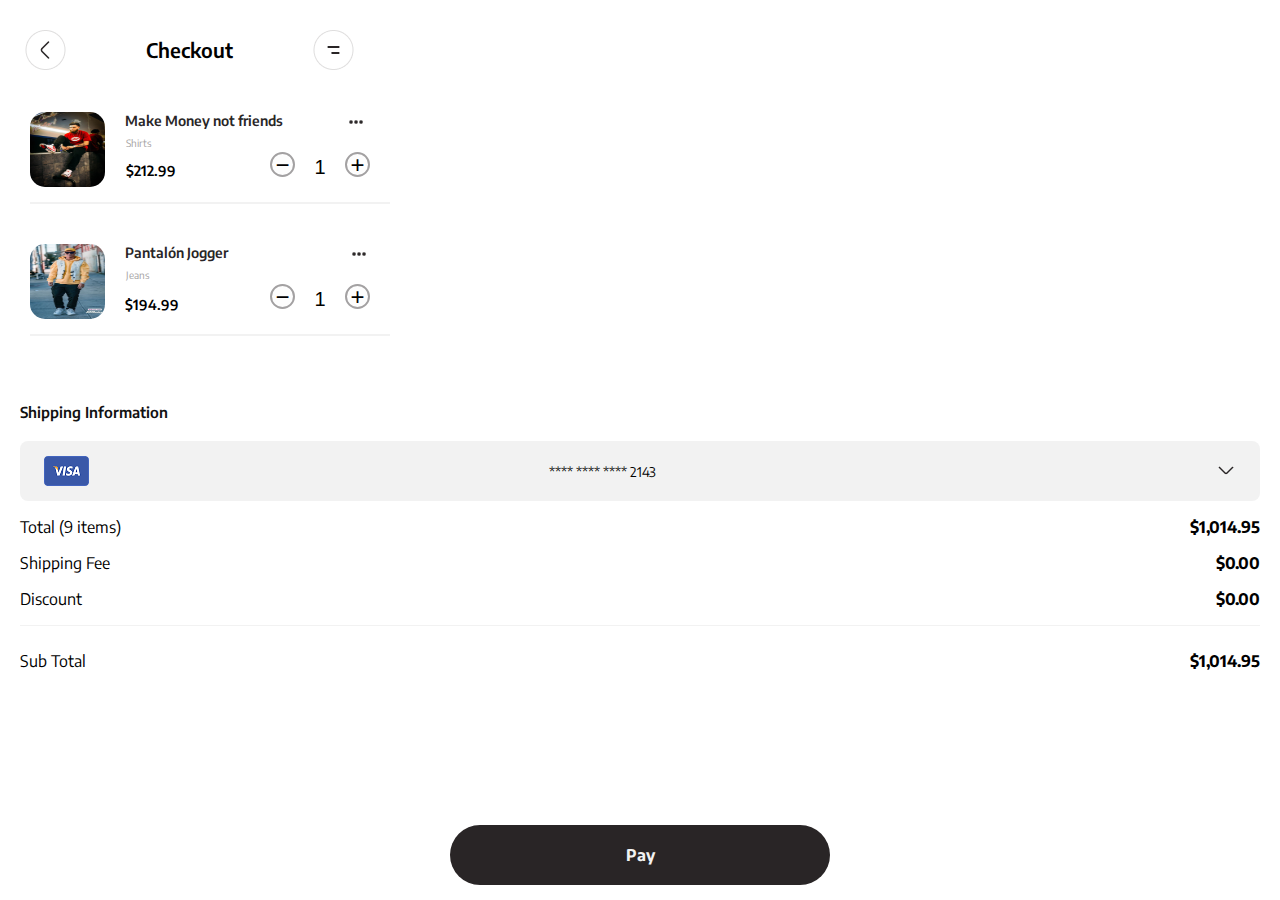
<file: src/views/chekout.html>
<!DOCTYPE html>
<html lang="en">

<head>
    <meta charset="UTF-8">
    <meta name="viewport" content="width=device-width, initial-scale=1.0">
    <link rel="icon" type="image/x-icon" href="../storage/img/productos/ai-generated-8288697_640.webp">
    <title>Document</title>
    <link rel="stylesheet" href="../css/chekout.css">
</head>

<body>
    <header>
        <a href="javascript:history.back()">
            <img src="../storage/img/Checkut/Back.png" alt="back">
        </a>
        <h1>Checkout</h1>
        <a href="../views/home.html">
            <img src="../storage/img/Checkut/Menu.png" alt="menu">
        </a>
    </header>
    <main>
        <div class="product-item">
            <img class="product-image" src="../storage/img/b7e055878b9cf761295d893465258035.jpg" alt="product">
            <p class="product-category">Make Money not friends</p>
            <p class="product-name">Shirts</p>
            <p class="product-price">$212.99</p>
            <img class="points-icon" src="../storage/img/Checkut/puntitos.png" alt="points">
        </div>
        <div class="quantity-control">
            <button class="quantity-btn">−</button>
            <input type="number" value="1" min="0" class="quantity-input">
            <button class="quantity-btn">+</button>
        </div>
        <hr class="divider-line">
        <div class="product-item">
            <img class="product-image" src="../storage/img/dc2e9db4624b85f9f9fe091703ede5d4.jpg" alt="product">
            <p class="product-category">Pantalón Jogger</p>
            <p class="product-name2">Jeans</p>
            <p class="product-price2">$194.99</p>
            <img class="points-icon" src="../storage/img/Checkut/puntitos.png" alt="points">
        </div>
        <div class="quantity-control">
            <button class="quantity-btn">−</button>
            <input type="number" value="1" min="0" class="quantity-input">
            <button class="quantity-btn">+</button>
        </div>
        <hr class="divider-line">
    </main>

    <main class="main-content">
        <div class="content-wrapper">
        </div>

        <section class="shipping-info">
            <h1 class="section-title">Shipping Information</h1>

            <section class="payment-section">
                <button class="payment-btn">
                    <img src="../storage/img/Checkut/visa.png" alt="Credit Card">
                    <div class="payment-card-info">
                        <span>**** **** **** 2143</span>
                    </div>
                    <label class="dropdown-checkbox">
                        <img src="../storage/img/Checkut/flechaabajo.png">
                        <span class="checkmark"></span>
                    </label>
                </button>

                <div class="order-summary">
                    <span>Total (9 items)</span>
                    <span>$1,014.95</span>
                </div>

                <div class="order-summary">
                    <span>Shipping Fee</span>
                    <span>$0.00</span>
                </div>

                <div class="order-summary">
                    <span>Discount</span>
                    <span>$0.00</span>
                </div>

                <div class="divider"></div>

                <div class="order-total">
                    <span>Sub Total</span>
                    <span>$1,014.95</span>
                </div>
            </section>
        </section>
    </main>

    <footer class="footer-section">
        <a href="../views/home.html" class="pay-button">Pay</a>
    </footer>

</body>

</html>
</file>
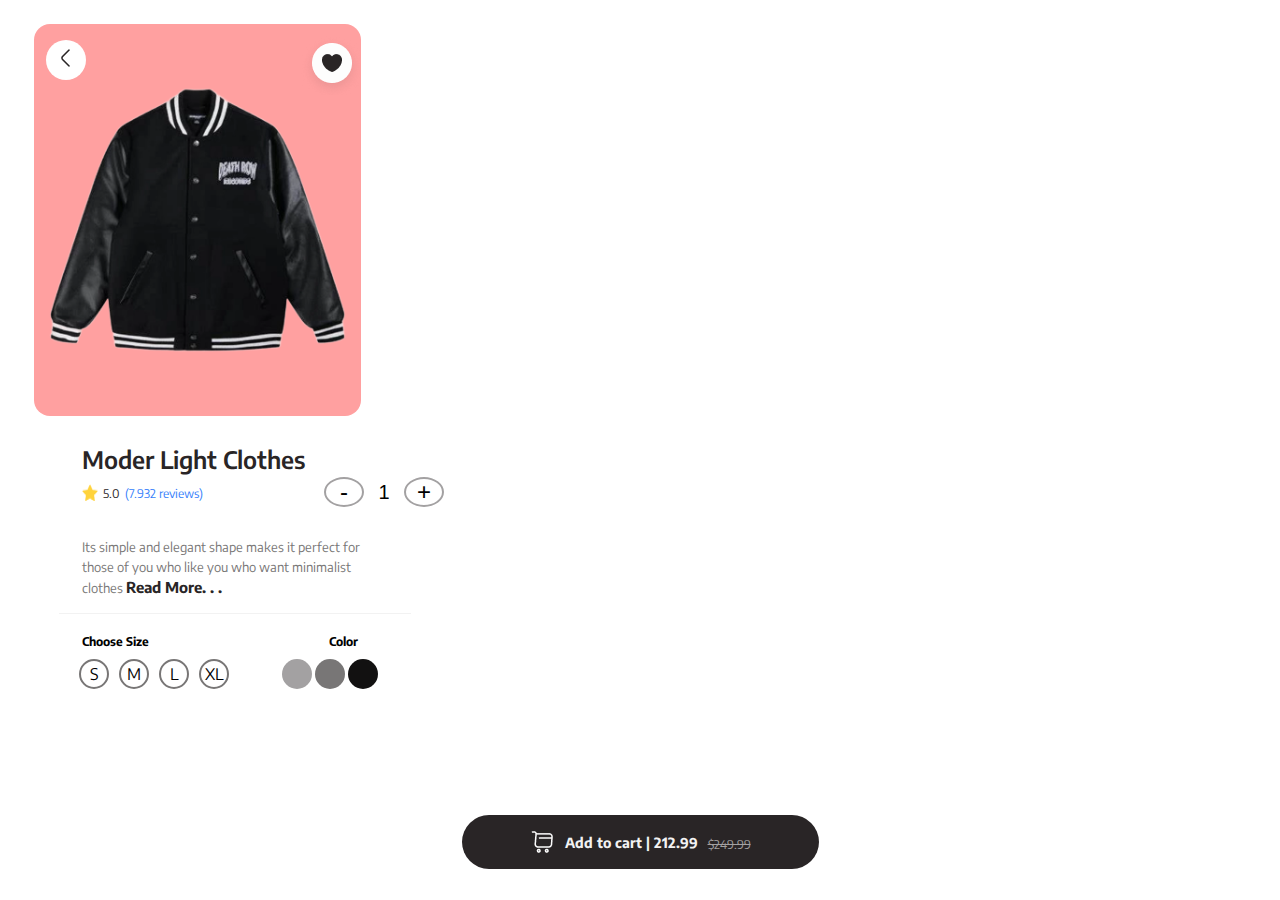
<file: src/views/detail.html>
<!DOCTYPE html>
<html lang="en">

<head>
    <meta charset="UTF-8">
    <meta name="viewport" content="width=device-width, initial-scale=1.0">
    <title>Varsity Jacket</title>
    <link rel="icon" type="image/x-icon" href="../storage/img/productos/ai-generated-8288697_640.webp">
    <link rel="stylesheet" href="../css/detail.css">
</head>

<body>
    <header>
        <div clsss="header__splash">
            <div class="imgen"><img src="../storage/img/productos/snopnegra.png"></div>
            <div class="atras">
                <a href="../views/home.html">
                    <img src="../storage/img/productos/atras.png">
                </a>
            </div>
            <input class="heart1" type="checkbox">
        </div>
    </header>
    <main>
        <h1>Moder Light Clothes</h1>
        <div class="categoria">
            <img class="star" src="../storage/img/estrellita.png" alt="star">
            <p class="numero">5.0</p>
            <p class="parectecis">(7.932 reviews)</p>
        </div>
        <div class="elimput-contador">
            <button class="button">-</button>
            <input type="number" value="1" min="0" class="count">
            <button class="button">+</button>
        </div>
        <div class="Information">
            <p>Its simple and elegant shape makes it perfect for <br>
                those of you who like you who want minimalist <br>
                clothes <span>Read More. . .</span></p>
        </div>
        <hr class="line">
        <div class="Options">
            <p>Choose Size</p>
            <p>Color</p>
        </div>
        <div class="size-container">
<input type="radio" id="size-s" name="size" class="size-input">
            <label for="size-s" class="size-label">S</label>
            <input type="radio" id="size-m" name="size" class="size-input">
            <label for="size-m" class="size-label">M</label>
            <input type="radio" id="size-l" name="size" class="size-input">
            <label for="size-l" class="size-label">L</label>
            <input type="radio" id="size-xl" name="size" class="size-input">
            <label for="size-xl" class="size-label">XL</label>
        </div>
        <div class="color-container">
            <input type="radio" id="color1" name="color" class="color-input">
            <label for="color1" class="color-label color-gray"></label>
            <input type="radio" id="color2" name="color" class="color-input">
            <label for="color2" class="color-label color-darkgray"></label>
            <input type="radio" id="color3" name="color" class="color-input">
            <label for="color3" class="color-label color-black"></label>
        </div>
    </main>
    <footer>
        <section class="total-price">
            <a href="../views/chekout.html">
                <img src="../storage/img/productos/carrito.png"> Add to cart | 212.99 <samp>$249.99</samp>
            </a>
        </section>
    </footer>
</body>

</html>
</file>
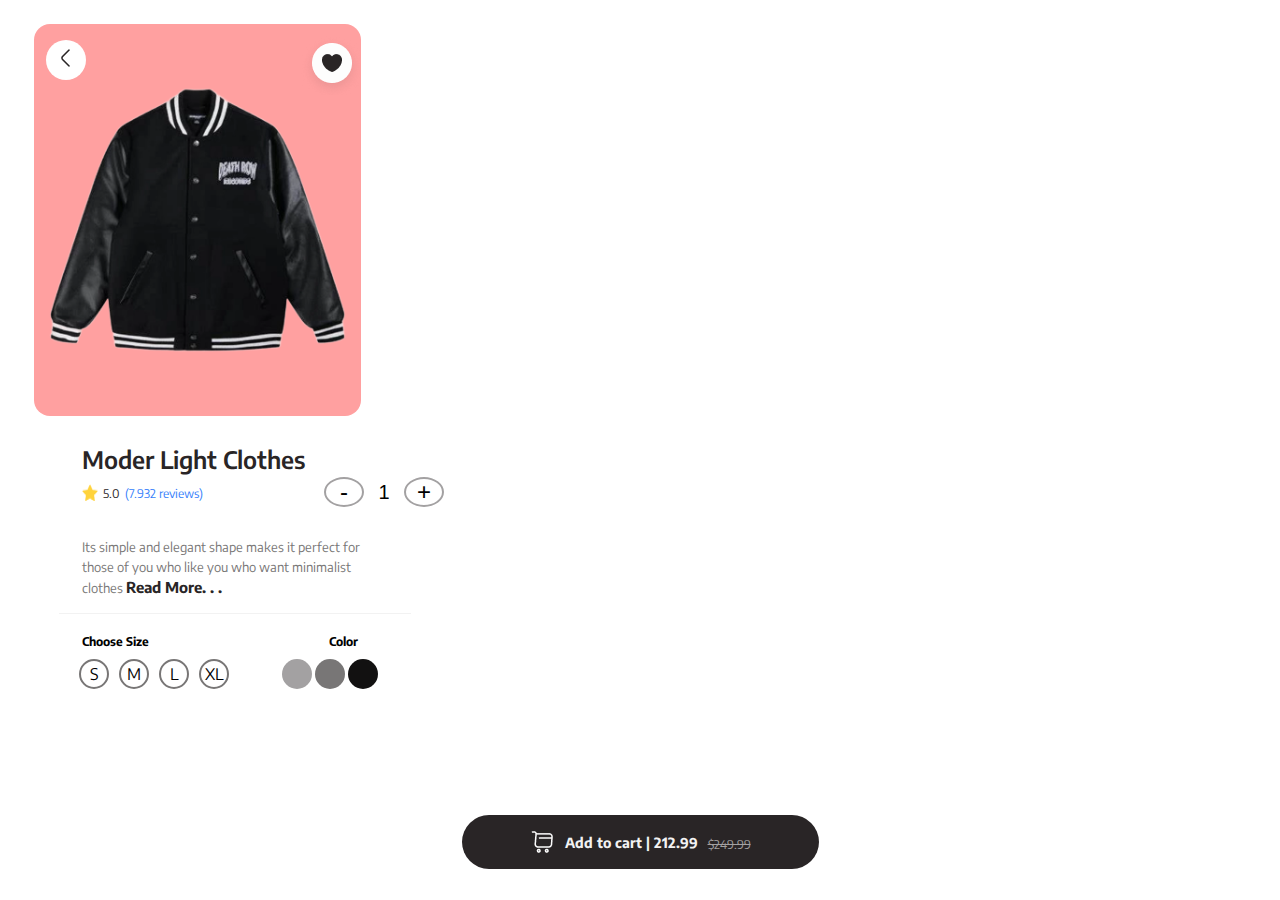
<file: src/views/prodecto1.html>
<!DOCTYPE html>
<html lang="en">

<head>
    <meta charset="UTF-8">
    <meta name="viewport" content="width=device-width, initial-scale=1.0">
    <title>Varsity Jacket</title>
    <link rel="icon" type="image/x-icon" href="../storage/img/productos/ai-generated-8288697_640.webp">
    <link rel="stylesheet" href="../css/producto1.css">
</head>

<body>
    <header>
        <div clsss="header__splash">
            <div class="imgen"><img src="../storage/img/productos/snopnegra.png"></div>
            <div class="atras">
                <a href="../views/home.html">
                    <img src="../storage/img/productos/atras.png">
                </a>
            </div>
            <input class="heart1" type="checkbox">
        </div>
    </header>
    <main>
        <h1>Moder Light Clothes</h1>
        <div class="categoria">
            <img class="star" src="../storage/img/estrellita.png" alt="star">
            <p class="numero">5.0</p>
            <p class="parectecis">(7.932 reviews)</p>
        </div>
        <div class="elimput-contador">
            <button class="button">-</button>
            <input type="number" value="1" min="0" class="count">
            <button class="button">+</button>
        </div>
        <div class="Information">
            <p>Its simple and elegant shape makes it perfect for <br>
                those of you who like you who want minimalist <br>
                clothes <span>Read More. . .</span></p>
        </div>
        <hr class="line">
        <div class="Options">
            <p>Choose Size</p>
            <p>Color</p>
        </div>
        <div class="size-container">
<input type="radio" id="size-s" name="size" class="size-input">
            <label for="size-s" class="size-label">S</label>
            <input type="radio" id="size-m" name="size" class="size-input">
            <label for="size-m" class="size-label">M</label>
            <input type="radio" id="size-l" name="size" class="size-input">
            <label for="size-l" class="size-label">L</label>
            <input type="radio" id="size-xl" name="size" class="size-input">
            <label for="size-xl" class="size-label">XL</label>
        </div>
        <div class="color-container">
            <input type="radio" id="color1" name="color" class="color-input">
            <label for="color1" class="color-label color-gray"></label>
            <input type="radio" id="color2" name="color" class="color-input">
            <label for="color2" class="color-label color-darkgray"></label>
            <input type="radio" id="color3" name="color" class="color-input">
            <label for="color3" class="color-label color-black"></label>
        </div>
    </main>
    <footer>
        <section class="total-price">
            <a href="../views/checkout1.html">
                <img src="../storage/img/productos/carrito.png"> Add to cart | 212.99 <samp>$249.99</samp>
            </a>
        </section>
    </footer>
</body>

</html>
</file>
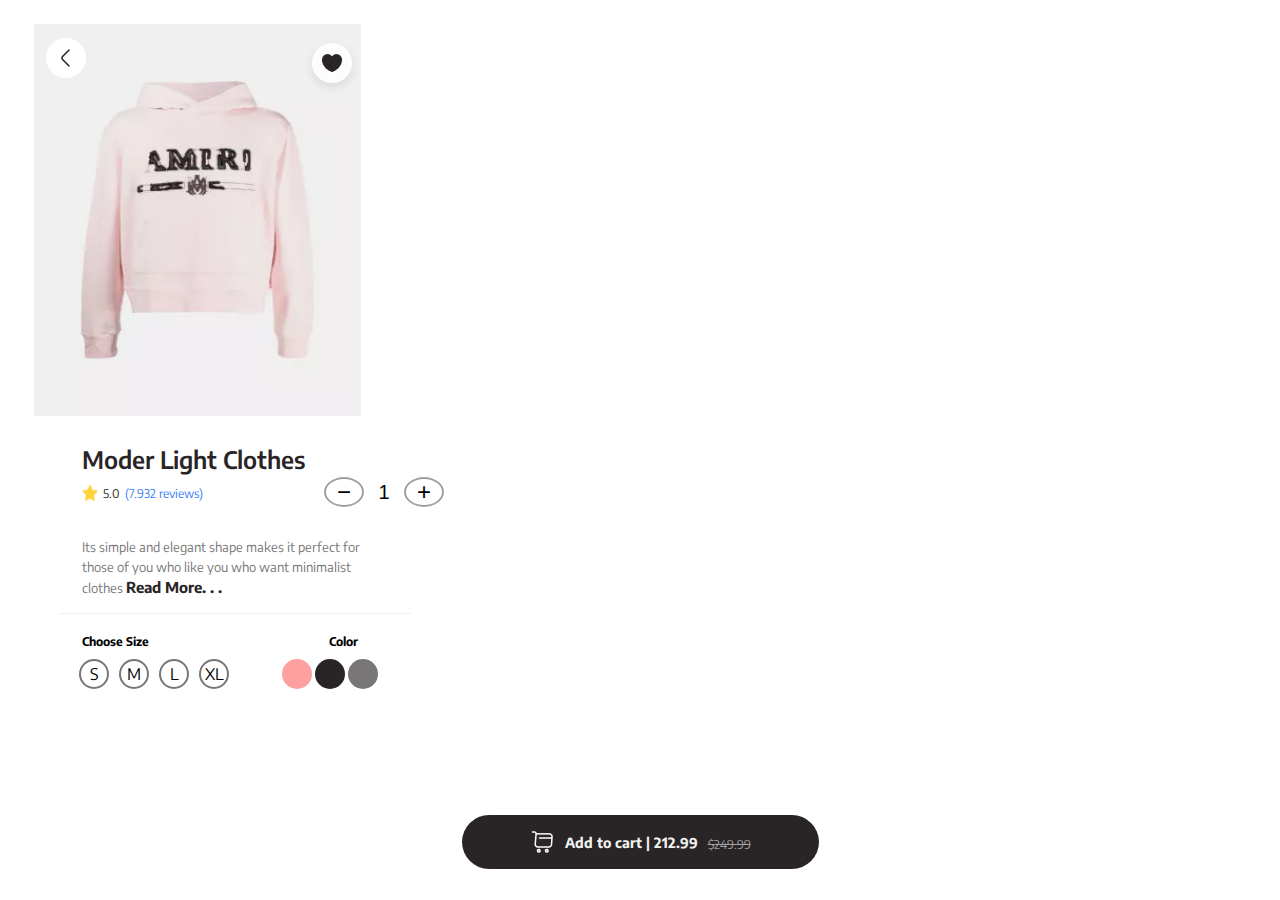
<file: src/views/producto10.html>
<!DOCTYPE html>
<html lang="en">

<head>
    <meta charset="UTF-8">
    <meta name="viewport" content="width=device-width, initial-scale=1.0">
    <title>Amiri pink MA Bar logo-patch Hoodie</title>
    <link rel="icon" type="image/x-icon" href="../storage/img/productos/ai-generated-8288697_640.webp">
    <link rel="stylesheet" href="../css/producto10.css">
</head>

<body>
    <header>
        <div clsss="header__splash">
            <div class="imgen"><img src="../storage/img/productos/amiri.jpg"></div>
            <div class="atras">
                <a href="../views/home.html">
                    <img src="../storage/img/productos/atras.png">
                </a>
            </div>
            <input class="heart1" type="checkbox">
        </div>
    </header>
    <main>
        <h1>Moder Light Clothes</h1>
        <div class="categoria">
            <img class="star" src="../storage/img/estrellita.png" alt="star">
            <p class="numero">5.0</p>
            <p class="parectecis">(7.932 reviews)</p>
        </div>
        <div class="elimput-contador">
            <button class="button">−</button>
            <input type="number" value="1" min="0" class="count">
            <button class="button">+</button>
        </div>
        <div class="Information">
            <p>Its simple and elegant shape makes it perfect for <br>
                those of you who like you who want minimalist <br>
                clothes <span>Read More. . .</span></p>
        </div>
        <hr class="line">
        <div class="Options">
            <p>Choose Size</p>
            <p>Color</p>
        </div>
        <div class="size-container">
<input type="radio" id="size-s" name="size" class="size-input">
            <label for="size-s" class="size-label">S</label>
            <input type="radio" id="size-m" name="size" class="size-input">
            <label for="size-m" class="size-label">M</label>
            <input type="radio" id="size-l" name="size" class="size-input">
            <label for="size-l" class="size-label">L</label>
            <input type="radio" id="size-xl" name="size" class="size-input">
            <label for="size-xl" class="size-label">XL</label>
        </div>
        <div class="color-container">
            <input type="radio" id="color1" name="color" class="color-input">
            <label for="color1" class="color-label color-gray"></label>
            <input type="radio" id="color2" name="color" class="color-input">
            <label for="color2" class="color-label color-darkgray"></label>
            <input type="radio" id="color3" name="color" class="color-input">
            <label for="color3" class="color-label color-black"></label>
        </div>
    </main>
    <footer>
        <section class="total-price">
            <a href="../views/chekout.html">
                <img src="../storage/img/productos/carrito.png"> Add to cart | 212.99 <samp>$249.99</samp>
            </a>
        </section>
    </footer>
</body>

</html>
</file>
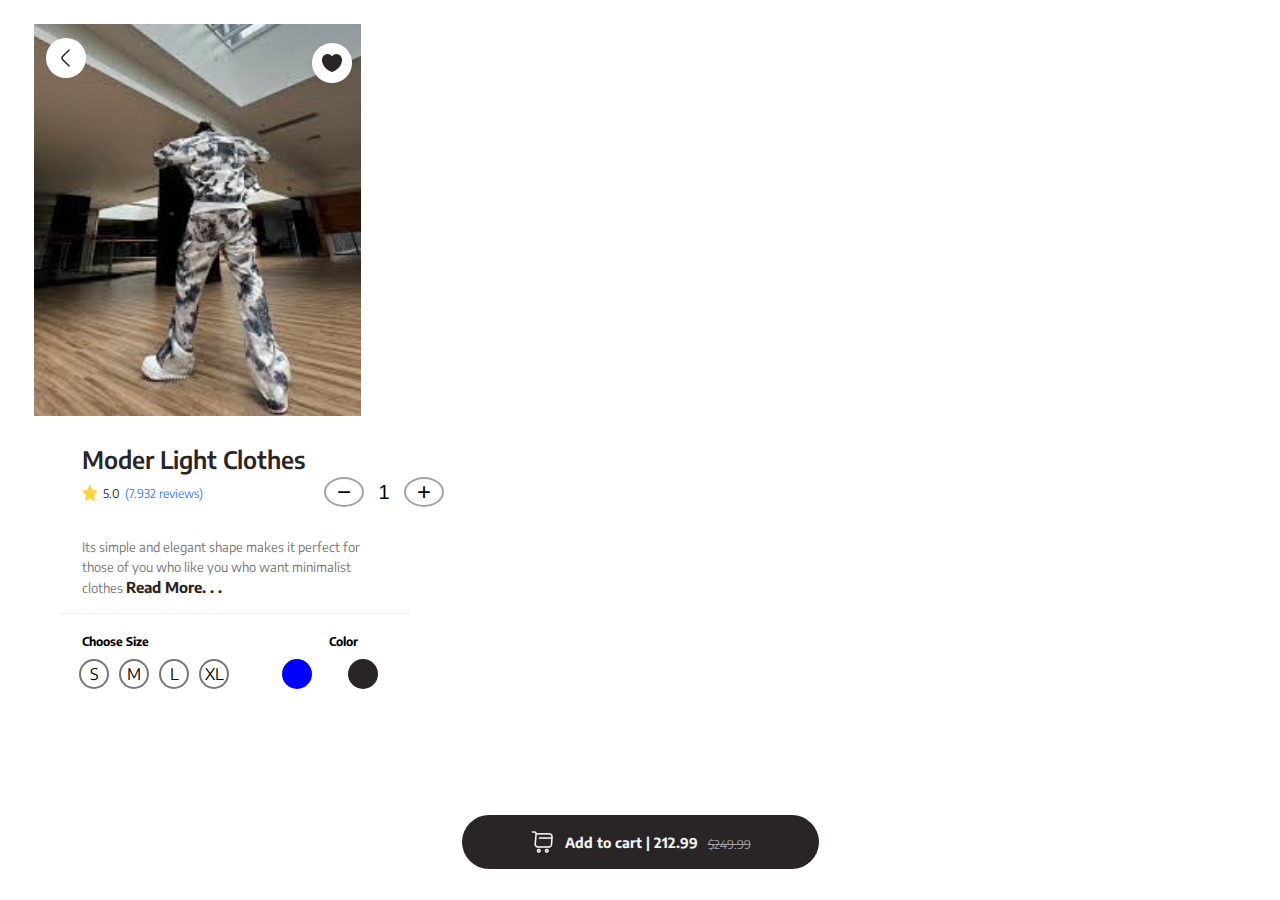
<file: src/views/producto11.html>
<!DOCTYPE html>
<html lang="en">

<head>
    <meta charset="UTF-8">
    <meta name="viewport" content="width=device-width, initial-scale=1.0">
    <title>Palm Angels</title>
    <link rel="icon" type="image/x-icon" href="../storage/img/productos/ai-generated-8288697_640.webp">
    <link rel="stylesheet" href="../css/producto11.css">
</head>

<body>
    <header>
        <div clsss="header__splash">
            <div class="imgen"><img src="../storage/img/productos/pantalon4.webp"></div>
            <div class="atras">
                <a href="../views/home.html">
                    <img src="../storage/img/productos/atras.png">
                </a>
            </div>
            <input class="heart1" type="checkbox">
        </div>
    </header>
    <main>
        <h1>Moder Light Clothes</h1>
        <div class="categoria">
            <img class="star" src="../storage/img/estrellita.png" alt="star">
            <p class="numero">5.0</p>
            <p class="parectecis">(7.932 reviews)</p>
        </div>
        <div class="elimput-contador">
            <button class="button">−</button>
            <input type="number" value="1" min="0" class="count">
            <button class="button">+</button>
        </div>
        <div class="Information">
            <p>Its simple and elegant shape makes it perfect for <br>
                those of you who like you who want minimalist <br>
                clothes <span>Read More. . .</span></p>
        </div>
        <hr class="line">
        <div class="Options">
            <p>Choose Size</p>
            <p>Color</p>
        </div>
        <div class="size-container">
<input type="radio" id="size-s" name="size" class="size-input">
            <label for="size-s" class="size-label">S</label>
            <input type="radio" id="size-m" name="size" class="size-input">
            <label for="size-m" class="size-label">M</label>
            <input type="radio" id="size-l" name="size" class="size-input">
            <label for="size-l" class="size-label">L</label>
            <input type="radio" id="size-xl" name="size" class="size-input">
            <label for="size-xl" class="size-label">XL</label>
        </div>
        <div class="color-container">
            <input type="radio" id="color1" name="color" class="color-input">
            <label for="color1" class="color-label color-gray"></label>
            <input type="radio" id="color2" name="color" class="color-input">
            <label for="color2" class="color-label color-darkgray"></label>
            <input type="radio" id="color3" name="color" class="color-input">
            <label for="color3" class="color-label color-black"></label>
        </div>
    </main>
    <footer>
        <section class="total-price">
            <a href="../views/chekout.html">
                <img src="../storage/img/productos/carrito.png"> Add to cart | 212.99 <samp>$249.99</samp>
            </a>
        </section>
    </footer>
</body>

</html>
</file>
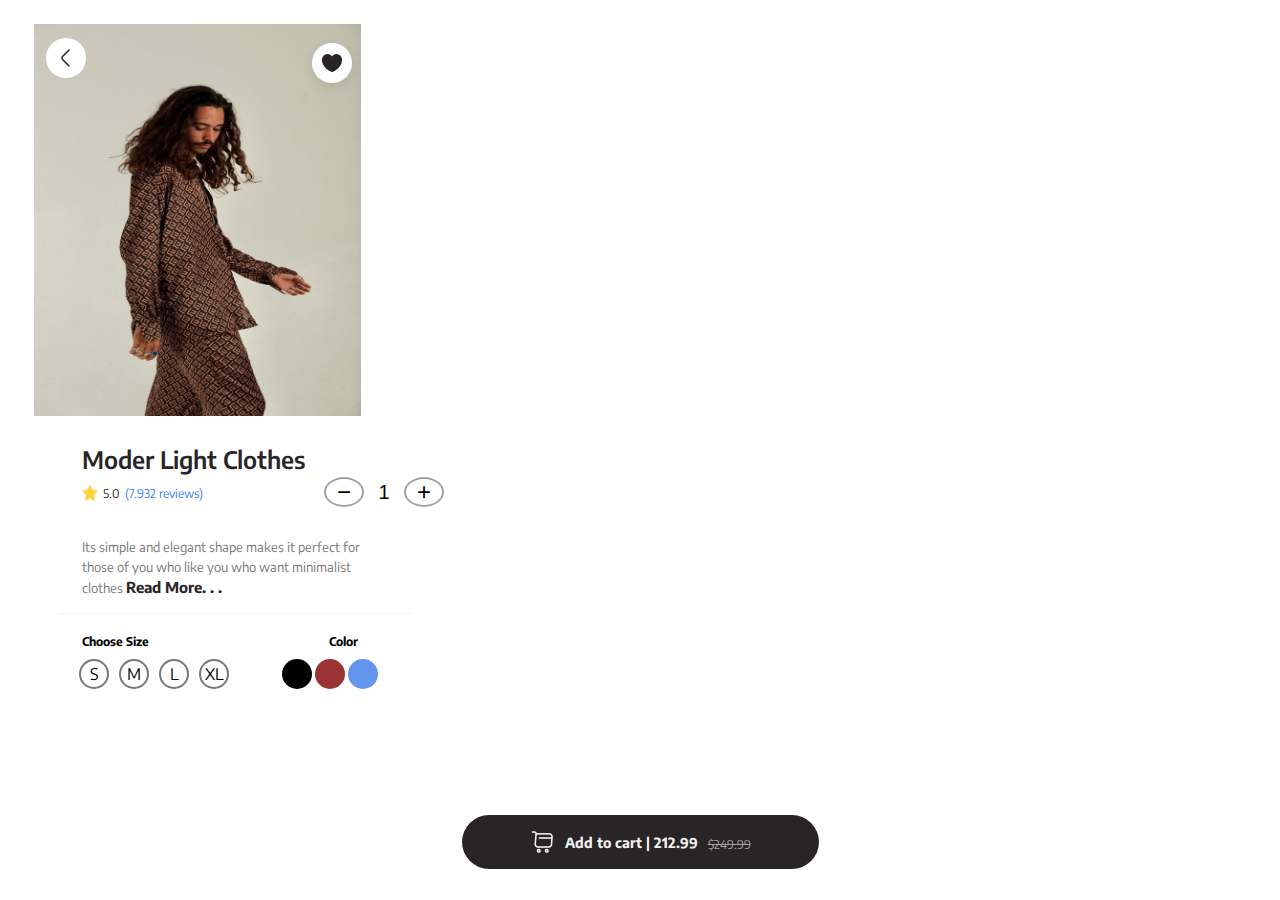
<file: src/views/producto2.html>
<!DOCTYPE html>
<html lang="en">

<head>
    <meta charset="UTF-8">
    <meta name="viewport" content="width=device-width, initial-scale=1.0">
    <title>Brown tracksuit</title>
    <link rel="icon" type="image/x-icon" href="../storage/img/productos/ai-generated-8288697_640.webp">
    <link rel="stylesheet" href="../css/producto2.css">
</head>

<body>
    <header>
        <div clsss="header__splash">
            <div class="imgen"><img src="../storage/img/productos/iman2.jpg"></div>
            <div class="atras">
                <a href="../views/home.html">
                    <img src="../storage/img/productos/atras.png">
                </a>
            </div>
            <input class="heart1" type="checkbox">
        </div>
    </header>
    <main>
        <h1>Moder Light Clothes</h1>
        <div class="categoria">
            <img class="star" src="../storage/img/estrellita.png" alt="star">
            <p class="numero">5.0</p>
            <p class="parectecis">(7.932 reviews)</p>
        </div>
        <div class="elimput-contador">
            <button class="button">−</button>
            <input type="number" value="1" min="0" class="count">
            <button class="button">+</button>
        </div>
        <div class="Information">
            <p>Its simple and elegant shape makes it perfect for <br>
                those of you who like you who want minimalist <br>
                clothes <span>Read More. . .</span></p>
        </div>
        <hr class="line">
        <div class="Options">
            <p>Choose Size</p>
            <p>Color</p>
        </div>
        <div class="size-container">
<input type="radio" id="size-s" name="size" class="size-input">
            <label for="size-s" class="size-label">S</label>
            <input type="radio" id="size-m" name="size" class="size-input">
            <label for="size-m" class="size-label">M</label>
            <input type="radio" id="size-l" name="size" class="size-input">
            <label for="size-l" class="size-label">L</label>
            <input type="radio" id="size-xl" name="size" class="size-input">
            <label for="size-xl" class="size-label">XL</label>
        </div>
        <div class="color-container">
            <input type="radio" id="color1" name="color" class="color-input">
            <label for="color1" class="color-label color-gray"></label>
            <input type="radio" id="color2" name="color" class="color-input">
            <label for="color2" class="color-label color-darkgray"></label>
            <input type="radio" id="color3" name="color" class="color-input">
            <label for="color3" class="color-label color-black"></label>
        </div>
    </main>
    <footer>
        <section class="total-price">
            <a href="../views/chekout.html">
                <img src="../storage/img/productos/carrito.png"> Add to cart | 212.99 <samp>$249.99</samp>
            </a>
        </section>
    </footer>
</body>

</html>
</file>
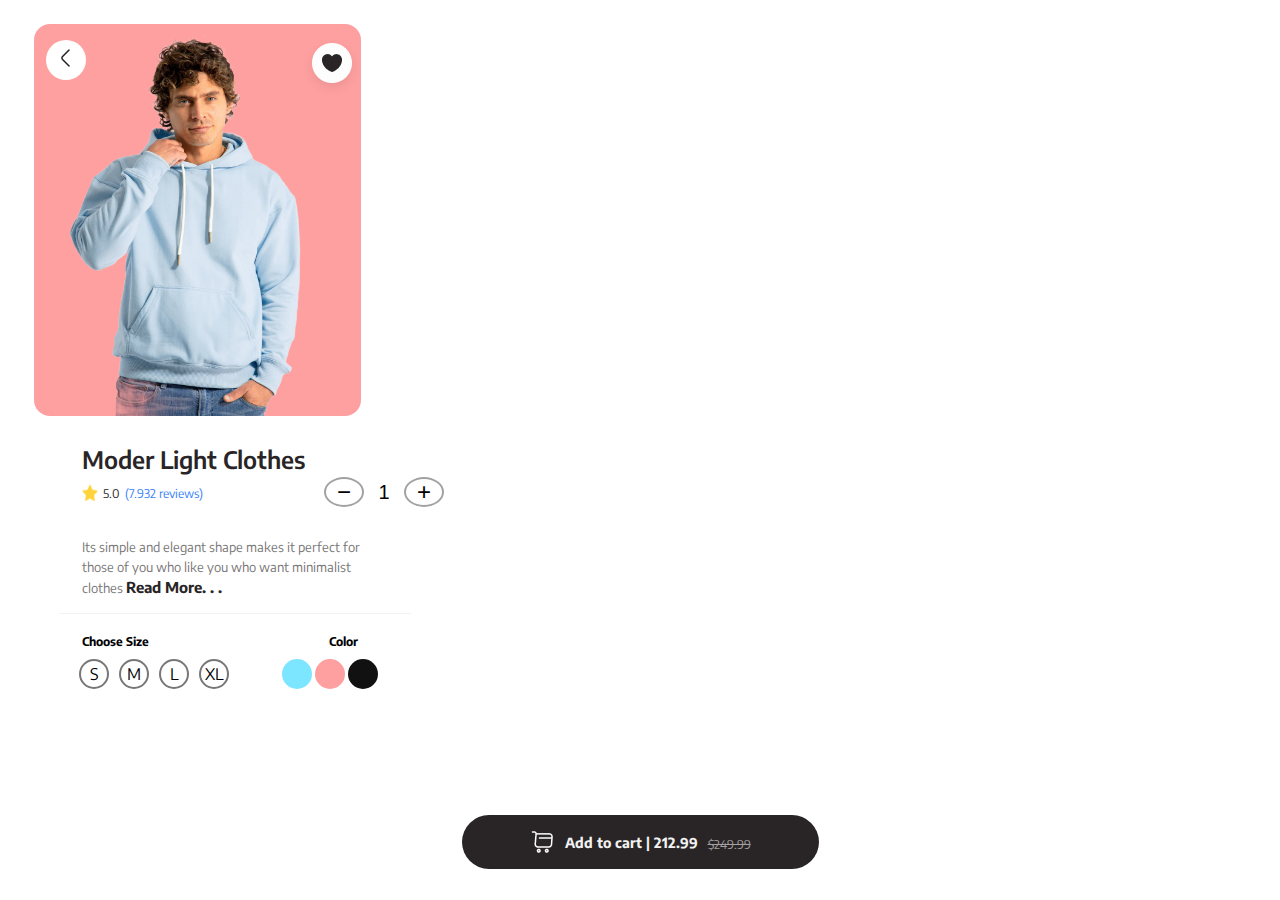
<file: src/views/producto3.html>
<!DOCTYPE html>
<html lang="en">

<head>
    <meta charset="UTF-8">
    <meta name="viewport" content="width=device-width, initial-scale=1.0">
    <title>Azul Sky</title>
    <link rel="icon" type="image/x-icon" href="../storage/img/productos/ai-generated-8288697_640.webp">
    <link rel="stylesheet" href="../css/producto3.css">
</head>

<body>
    <header>
        <div clsss="header__splash">
            <div class="imgen"><img src="../storage/img/productos/buzo jades.png"></div>
            <div class="atras">
                <a href="../views/home.html">
                    <img src="../storage/img/productos/atras.png">
                </a>
            </div>
            <input class="heart1" type="checkbox">
        </div>
    </header>
    <main>
        <h1>Moder Light Clothes</h1>
        <div class="categoria">
            <img class="star" src="../storage/img/estrellita.png" alt="star">
            <p class="numero">5.0</p>
            <p class="parectecis">(7.932 reviews)</p>
        </div>
        <div class="elimput-contador">
            <button class="button">−</button>
            <input type="number" value="1" min="0" class="count">
            <button class="button">+</button>
        </div>
        <div class="Information">
            <p>Its simple and elegant shape makes it perfect for <br>
                those of you who like you who want minimalist <br>
                clothes <span>Read More. . .</span></p>
        </div>
        <hr class="line">
        <div class="Options">
            <p>Choose Size</p>
            <p>Color</p>
        </div>
        <div class="size-container">
<input type="radio" id="size-s" name="size" class="size-input">
            <label for="size-s" class="size-label">S</label>
            <input type="radio" id="size-m" name="size" class="size-input">
            <label for="size-m" class="size-label">M</label>
            <input type="radio" id="size-l" name="size" class="size-input">
            <label for="size-l" class="size-label">L</label>
            <input type="radio" id="size-xl" name="size" class="size-input">
            <label for="size-xl" class="size-label">XL</label>
        </div>
        <div class="color-container">
            <input type="radio" id="color1" name="color" class="color-input">
            <label for="color1" class="color-label color-gray"></label>
            <input type="radio" id="color2" name="color" class="color-input">
            <label for="color2" class="color-label color-darkgray"></label>
            <input type="radio" id="color3" name="color" class="color-input">
            <label for="color3" class="color-label color-black"></label>
        </div>
    </main>
    <footer>
        <section class="total-price">
            <a href="../views/chekout.html">
                <img src="../storage/img/productos/carrito.png"> Add to cart | 212.99 <samp>$249.99</samp>
            </a>
        </section>
    </footer>
</body>

</html>
</file>
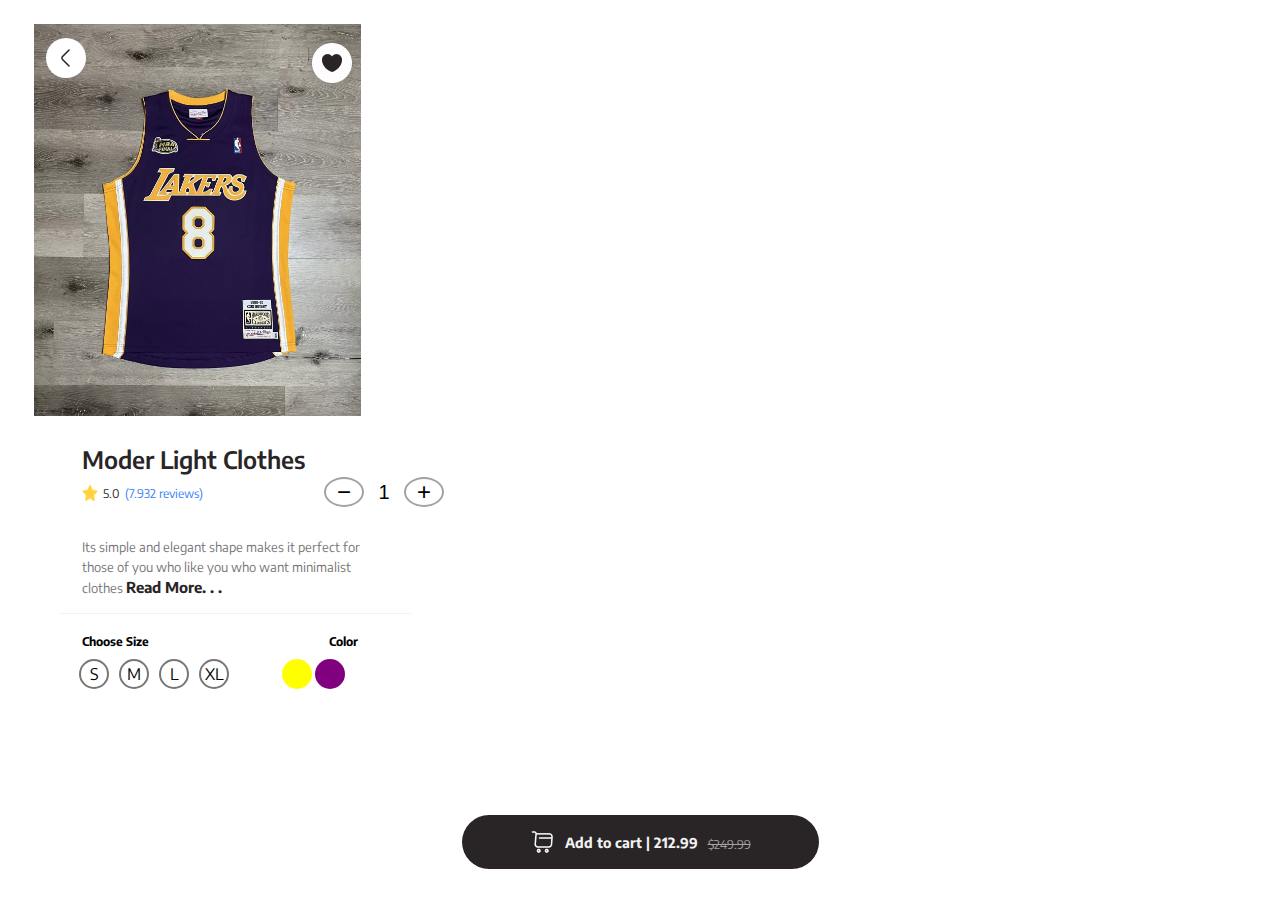
<file: src/views/producto4.html>
<!DOCTYPE html>
<html lang="en">

<head>
    <meta charset="UTF-8">
    <meta name="viewport" content="width=device-width, initial-scale=1.0">
    <title>Champion Kobe Bryant</title>
    <link rel="icon" type="image/x-icon" href="../storage/img/productos/ai-generated-8288697_640.webp">
    <link rel="stylesheet" href="../css/producto4.css">
</head>

<body>
    <header>
        <div clsss="header__splash">
            <div class="imgen"><img src="../storage/img/productos/kobi.webp"></div>
            <div class="atras">
                <a href="../views/home.html">
                    <img src="../storage/img/productos/atras.png">
                </a>
            </div>
            <input class="heart1" type="checkbox">
        </div>
    </header>
    <main>
        <h1>Moder Light Clothes</h1>
        <div class="categoria">
            <img class="star" src="../storage/img/estrellita.png" alt="star">
            <p class="numero">5.0</p>
            <p class="parectecis">(7.932 reviews)</p>
        </div>
        <div class="elimput-contador">
            <button class="button">−</button>
            <input type="number" value="1" min="0" class="count">
            <button class="button">+</button>
        </div>
        <div class="Information">
            <p>Its simple and elegant shape makes it perfect for <br>
                those of you who like you who want minimalist <br>
                clothes <span>Read More. . .</span></p>
        </div>
        <hr class="line">
        <div class="Options">
            <p>Choose Size</p>
            <p>Color</p>
        </div>
        <div class="size-container">
<input type="radio" id="size-s" name="size" class="size-input">
            <label for="size-s" class="size-label">S</label>
            <input type="radio" id="size-m" name="size" class="size-input">
            <label for="size-m" class="size-label">M</label>
            <input type="radio" id="size-l" name="size" class="size-input">
            <label for="size-l" class="size-label">L</label>
            <input type="radio" id="size-xl" name="size" class="size-input">
            <label for="size-xl" class="size-label">XL</label>
        </div>
        <div class="color-container">
            <input type="radio" id="color1" name="color" class="color-input">
            <label for="color1" class="color-label color-gray"></label>
            <input type="radio" id="color2" name="color" class="color-input">
            <label for="color2" class="color-label color-darkgray"></label>
            <input type="radio" id="color3" name="color" class="color-input">
            <label for="color3" class="color-label color-black"></label>
        </div>
    </main>
    <footer>
        <section class="total-price">
            <a href="../views/chekout.html">
                <img src="../storage/img/productos/carrito.png"> Add to cart | 212.99 <samp>$249.99</samp>
            </a>
        </section>
    </footer>
</body>

</html>
</file>
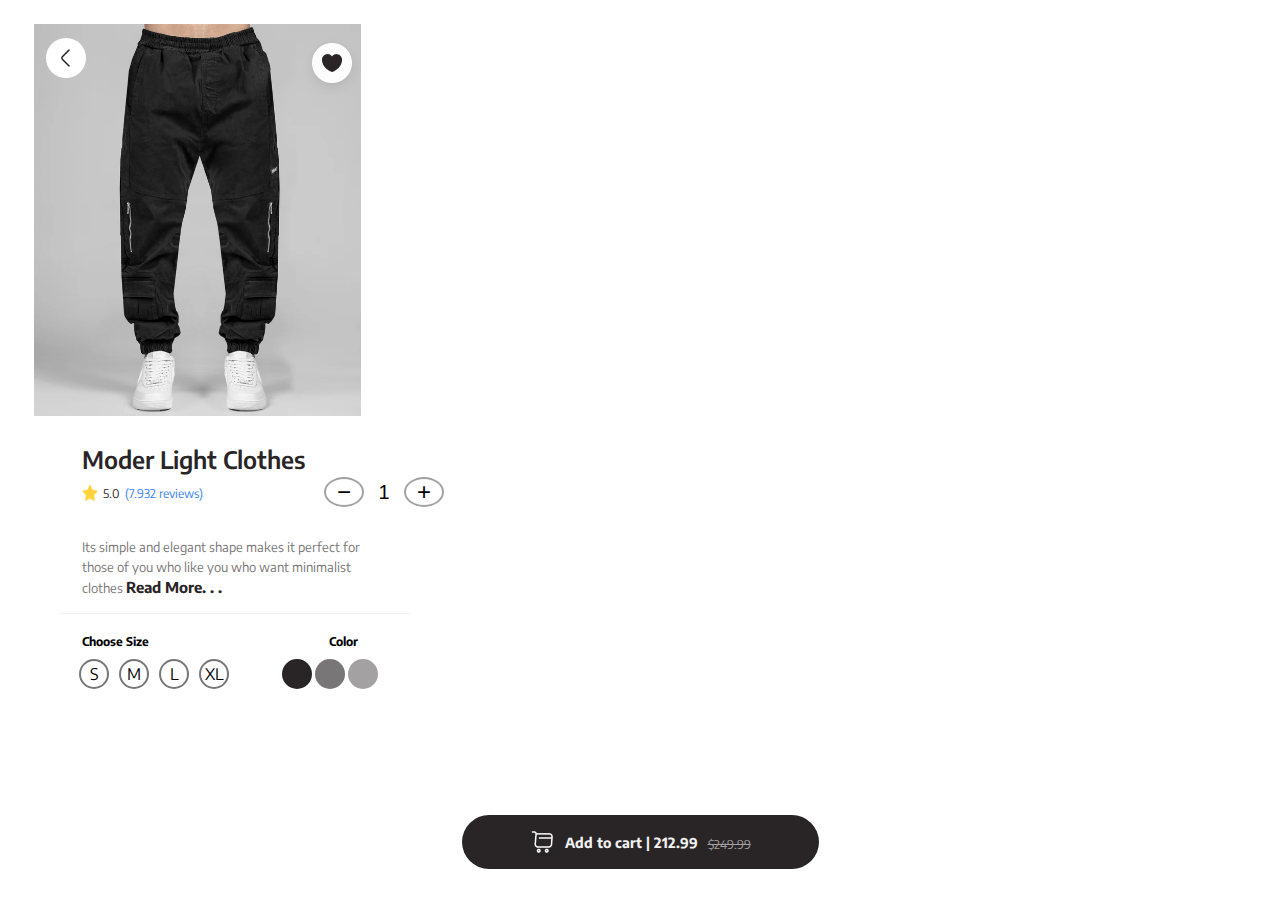
<file: src/views/producto5.html>
<!DOCTYPE html>
<html lang="en">

<head>
    <meta charset="UTF-8">
    <meta name="viewport" content="width=device-width, initial-scale=1.0">
    <title>Pantalón Jogger Cierres - Negro</title>
    <link rel="icon" type="image/x-icon" href="../storage/img/productos/ai-generated-8288697_640.webp">
    <link rel="stylesheet" href="../css/producto5.css">
</head>

<body>
    <header>
        <div clsss="header__splash">
            <div class="imgen"><img src="../storage/img/productos/pantalon1.webp"></div>
            <div class="atras">
                <a href="../views/home.html">
                    <img src="../storage/img/productos/atras.png">
                </a>
            </div>
            <input class="heart1" type="checkbox">
        </div>
    </header>
    <main>
        <h1>Moder Light Clothes</h1>
        <div class="categoria">
            <img class="star" src="../storage/img/estrellita.png" alt="star">
            <p class="numero">5.0</p>
            <p class="parectecis">(7.932 reviews)</p>
        </div>
        <div class="elimput-contador">
            <button class="button">−</button>
            <input type="number" value="1" min="0" class="count">
            <button class="button">+</button>
        </div>
        <div class="Information">
            <p>Its simple and elegant shape makes it perfect for <br>
                those of you who like you who want minimalist <br>
                clothes <span>Read More. . .</span></p>
        </div>
        <hr class="line">
        <div class="Options">
            <p>Choose Size</p>
            <p>Color</p>
        </div>
        <div class="size-container">
<input type="radio" id="size-s" name="size" class="size-input">
            <label for="size-s" class="size-label">S</label>
            <input type="radio" id="size-m" name="size" class="size-input">
            <label for="size-m" class="size-label">M</label>
            <input type="radio" id="size-l" name="size" class="size-input">
            <label for="size-l" class="size-label">L</label>
            <input type="radio" id="size-xl" name="size" class="size-input">
            <label for="size-xl" class="size-label">XL</label>
        </div>
        <div class="color-container">
            <input type="radio" id="color1" name="color" class="color-input">
            <label for="color1" class="color-label color-gray"></label>
            <input type="radio" id="color2" name="color" class="color-input">
            <label for="color2" class="color-label color-darkgray"></label>
            <input type="radio" id="color3" name="color" class="color-input">
            <label for="color3" class="color-label color-black"></label>
        </div>
    </main>
    <footer>
        <section class="total-price">
            <a href="../views/chekout.html">
                <img src="../storage/img/productos/carrito.png"> Add to cart | 212.99 <samp>$249.99</samp>
            </a>
        </section>
    </footer>
</body>

</html>
</file>
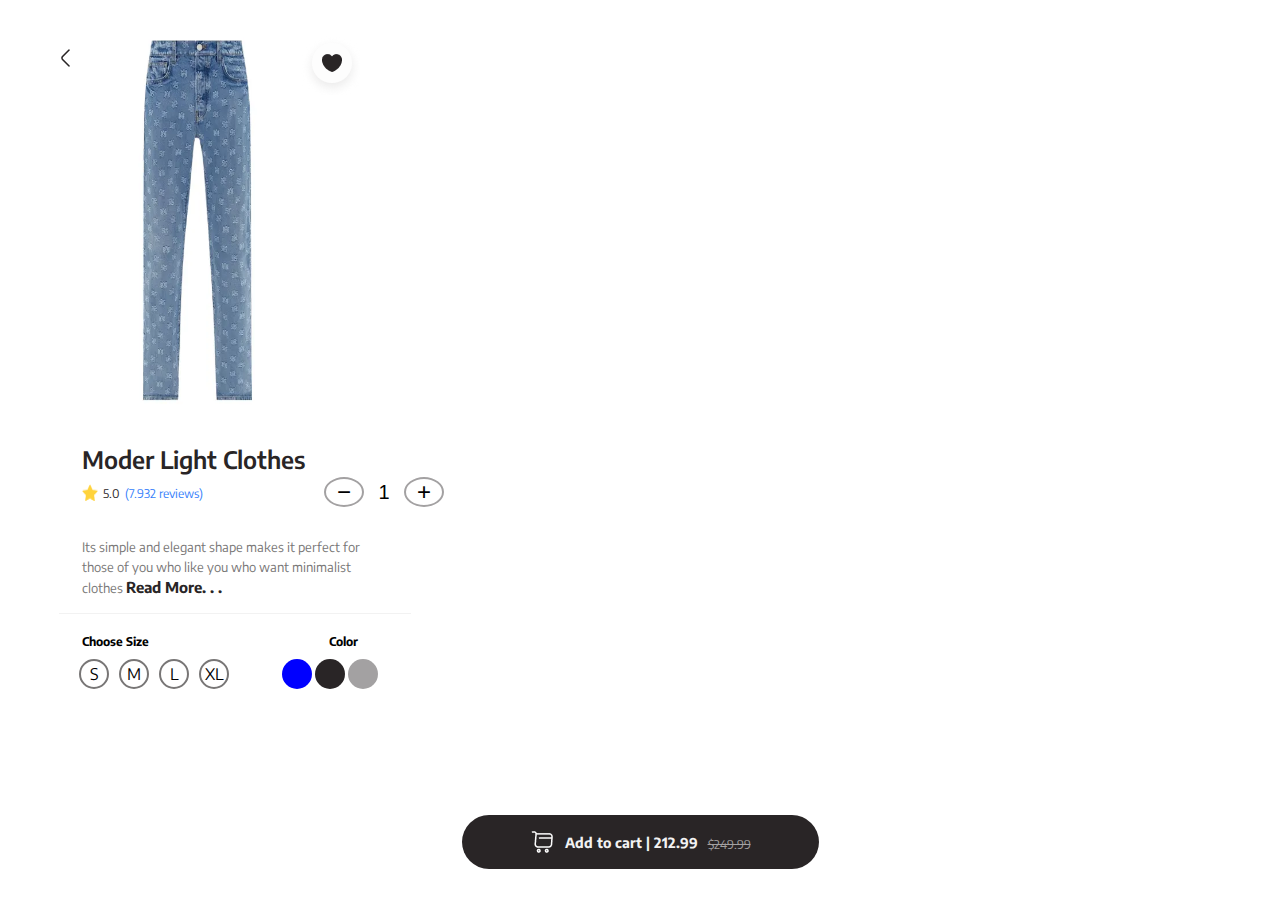
<file: src/views/producto6.html>
<!DOCTYPE html>
<html lang="en">

<head>
    <meta charset="UTF-8">
    <meta name="viewport" content="width=device-width, initial-scale=1.0">
    <title>AMIRIM.A. Paisley Straight-Leg Jeans</title>
    <link rel="icon" type="image/x-icon" href="../storage/img/productos/ai-generated-8288697_640.webp">
    <link rel="stylesheet" href="../css/producto6.css">
</head>

<body>
    <header>
        <div clsss="header__splash">
            <div class="imgen"><img src="../storage/img/productos/pantalon2.webp"></div>
            <div class="atras">
                <a href="../views/home.html">
                    <img src="../storage/img/productos/atras.png">
                </a>
            </div>
            <input class="heart1" type="checkbox">
        </div>
    </header>
    <main>
        <h1>Moder Light Clothes</h1>
        <div class="categoria">
            <img class="star" src="../storage/img/estrellita.png" alt="star">
            <p class="numero">5.0</p>
            <p class="parectecis">(7.932 reviews)</p>
        </div>
        <div class="elimput-contador">
            <button class="button">−</button>
            <input type="number" value="1" min="0" class="count">
            <button class="button">+</button>
        </div>
        <div class="Information">
            <p>Its simple and elegant shape makes it perfect for <br>
                those of you who like you who want minimalist <br>
                clothes <span>Read More. . .</span></p>
        </div>
        <hr class="line">
        <div class="Options">
            <p>Choose Size</p>
            <p>Color</p>
        </div>
        <div class="size-container">
<input type="radio" id="size-s" name="size" class="size-input">
            <label for="size-s" class="size-label">S</label>
            <input type="radio" id="size-m" name="size" class="size-input">
            <label for="size-m" class="size-label">M</label>
            <input type="radio" id="size-l" name="size" class="size-input">
            <label for="size-l" class="size-label">L</label>
            <input type="radio" id="size-xl" name="size" class="size-input">
            <label for="size-xl" class="size-label">XL</label>
        </div>
        <div class="color-container">
            <input type="radio" id="color1" name="color" class="color-input">
            <label for="color1" class="color-label color-gray"></label>
            <input type="radio" id="color2" name="color" class="color-input">
            <label for="color2" class="color-label color-darkgray"></label>
            <input type="radio" id="color3" name="color" class="color-input">
            <label for="color3" class="color-label color-black"></label>
        </div>
    </main>
    <footer>
        <section class="total-price">
            <a href="../views/chekout.html">
                <img src="../storage/img/productos/carrito.png"> Add to cart | 212.99 <samp>$249.99</samp>
            </a>
        </section>
    </footer>
</body>

</html>
</file>
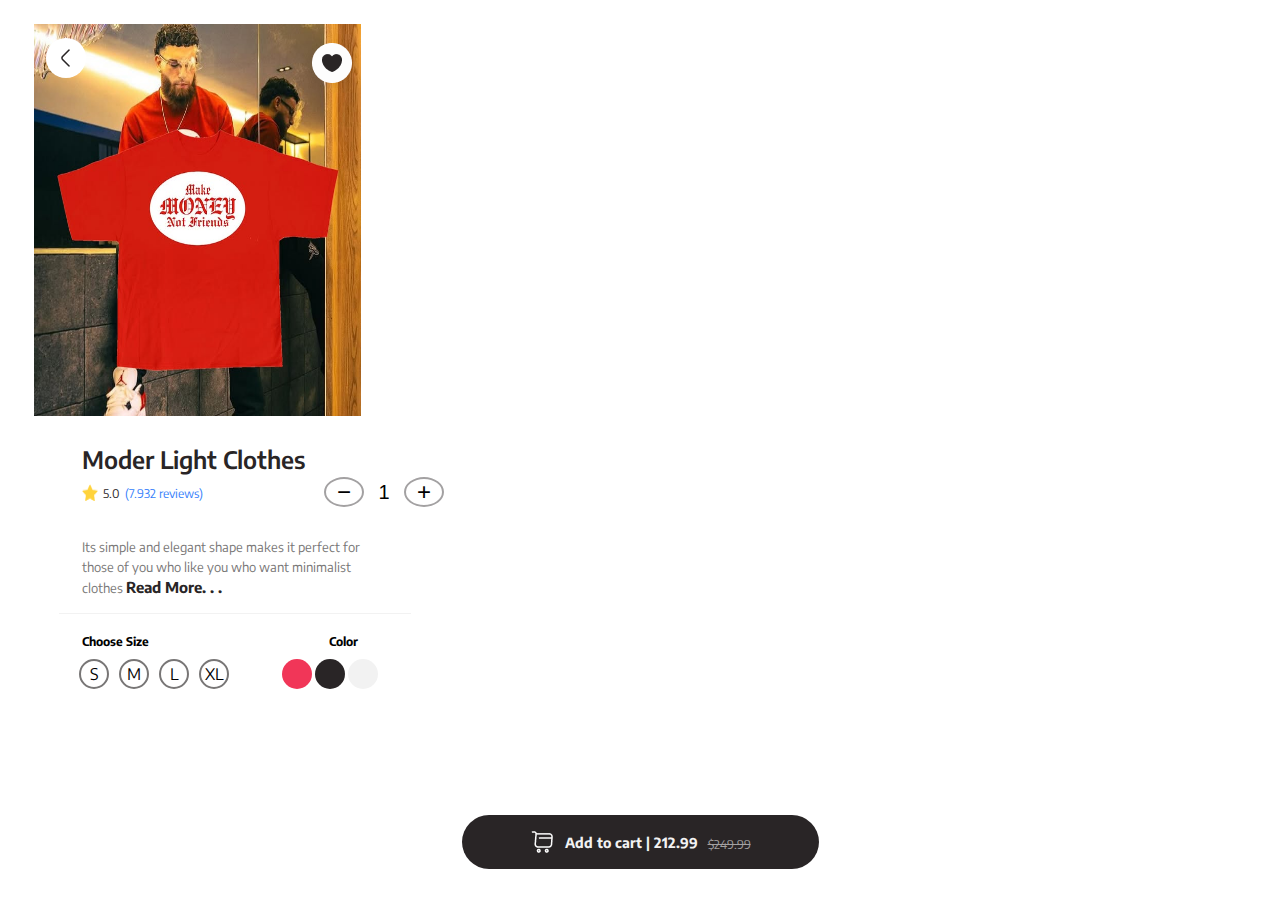
<file: src/views/producto7.html>
<!DOCTYPE html>
<html lang="en">

<head>
    <meta charset="UTF-8">
    <meta name="viewport" content="width=device-width, initial-scale=1.0">
    <title>Make Money not friends</title>
    <link rel="icon" type="image/x-icon" href="../storage/img/productos/ai-generated-8288697_640.webp">
    <link rel="stylesheet" href="../css/producto7.css">
</head>

<body>
    <header>
        <div clsss="header__splash">
            <div class="imgen"><img src="../storage/img/productos/jadessss.jpg"></div>
            <div class="atras">
                <a href="../views/home.html">
                    <img src="../storage/img/productos/atras.png">
                </a>
            </div>
            <input class="heart1" type="checkbox">
        </div>
    </header>
    <main>
        <h1>Moder Light Clothes</h1>
        <div class="categoria">
            <img class="star" src="../storage/img/estrellita.png" alt="star">
            <p class="numero">5.0</p>
            <p class="parectecis">(7.932 reviews)</p>
        </div>
        <div class="elimput-contador">
            <button class="button">−</button>
            <input type="number" value="1" min="0" class="count">
            <button class="button">+</button>
        </div>
        <div class="Information">
            <p>Its simple and elegant shape makes it perfect for <br>
                those of you who like you who want minimalist <br>
                clothes <span>Read More. . .</span></p>
        </div>
        <hr class="line">
        <div class="Options">
            <p>Choose Size</p>
            <p>Color</p>
        </div>
        <div class="size-container">
<input type="radio" id="size-s" name="size" class="size-input">
            <label for="size-s" class="size-label">S</label>
            <input type="radio" id="size-m" name="size" class="size-input">
            <label for="size-m" class="size-label">M</label>
            <input type="radio" id="size-l" name="size" class="size-input">
            <label for="size-l" class="size-label">L</label>
            <input type="radio" id="size-xl" name="size" class="size-input">
            <label for="size-xl" class="size-label">XL</label>
        </div>
        <div class="color-container">
            <input type="radio" id="color1" name="color" class="color-input">
            <label for="color1" class="color-label color-gray"></label>
            <input type="radio" id="color2" name="color" class="color-input">
            <label for="color2" class="color-label color-darkgray"></label>
            <input type="radio" id="color3" name="color" class="color-input">
            <label for="color3" class="color-label color-black"></label>
        </div>
    </main>
    <footer>
        <section class="total-price">
            <a href="../views/chekout.html">
                <img src="../storage/img/productos/carrito.png"> Add to cart | 212.99 <samp>$249.99</samp>
            </a>
        </section>
    </footer>
</body>

</html>
</file>
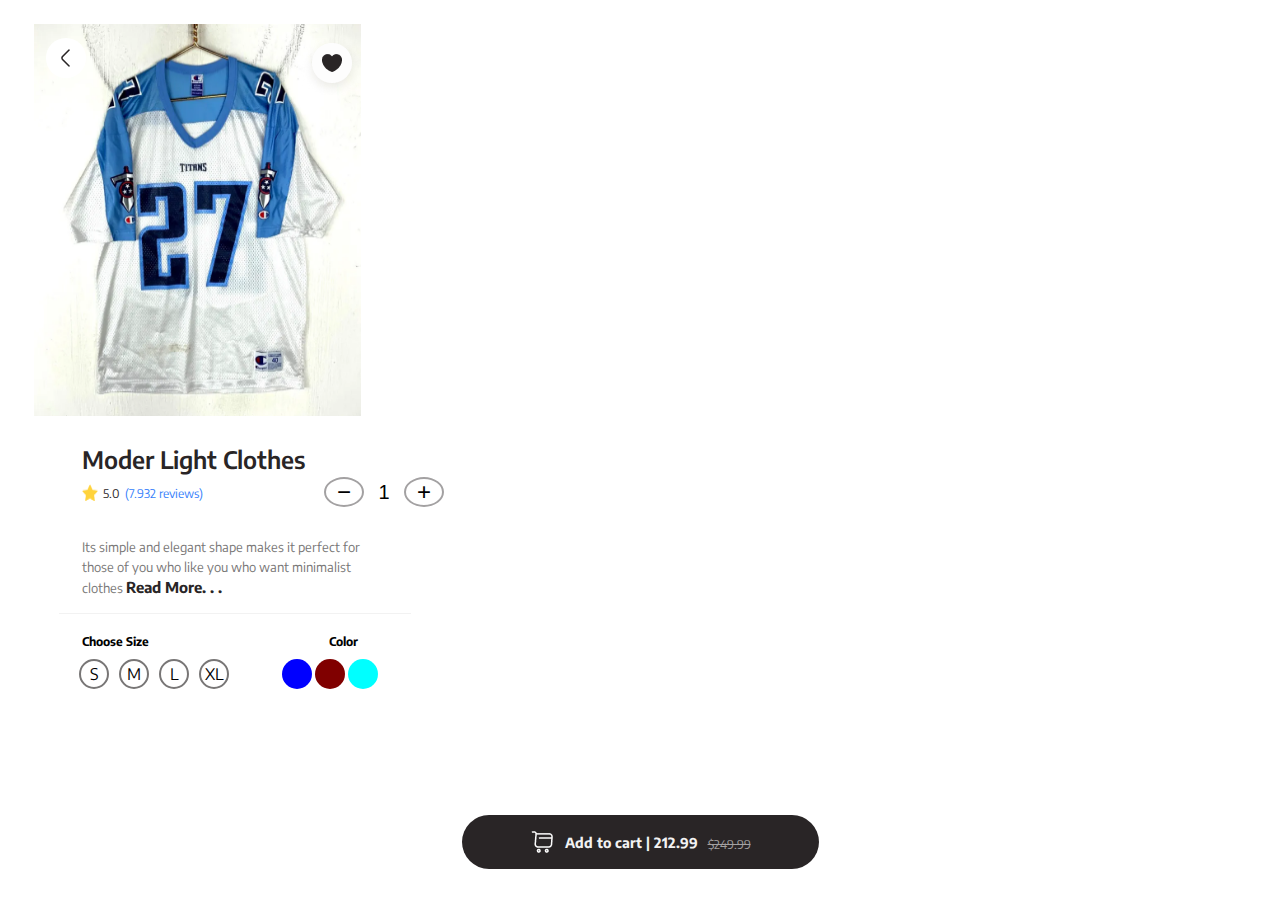
<file: src/views/producto8.html>
<!DOCTYPE html>
<html lang="en">

<head>
    <meta charset="UTF-8">
    <meta name="viewport" content="width=device-width, initial-scale=1.0">
    <title>Tennessee Titans</title>
    <link rel="icon" type="image/x-icon" href="../storage/img/productos/ai-generated-8288697_640.webp">
    <link rel="stylesheet" href="../css/producto8.css">
</head>

<body>
    <header>
        <div clsss="header__splash">
            <div class="imgen"><img src="../storage/img/productos/camisa_blanca_asul.webp"></div>
            <div class="atras">
                <a href="../views/home.html">
                    <img src="../storage/img/productos/atras.png">
                </a>
            </div>
            <input class="heart1" type="checkbox">
        </div>
    </header>
    <main>
        <h1>Moder Light Clothes</h1>
        <div class="categoria">
            <img class="star" src="../storage/img/estrellita.png" alt="star">
            <p class="numero">5.0</p>
            <p class="parectecis">(7.932 reviews)</p>
        </div>
        <div class="elimput-contador">
            <button class="button">−</button>
            <input type="number" value="1" min="0" class="count">
            <button class="button">+</button>
        </div>
        <div class="Information">
            <p>Its simple and elegant shape makes it perfect for <br>
                those of you who like you who want minimalist <br>
                clothes <span>Read More. . .</span></p>
        </div>
        <hr class="line">
        <div class="Options">
            <p>Choose Size</p>
            <p>Color</p>
        </div>
        <div class="size-container">
<input type="radio" id="size-s" name="size" class="size-input">
            <label for="size-s" class="size-label">S</label>
            <input type="radio" id="size-m" name="size" class="size-input">
            <label for="size-m" class="size-label">M</label>
            <input type="radio" id="size-l" name="size" class="size-input">
            <label for="size-l" class="size-label">L</label>
            <input type="radio" id="size-xl" name="size" class="size-input">
            <label for="size-xl" class="size-label">XL</label>
        </div>
        <div class="color-container">
            <input type="radio" id="color1" name="color" class="color-input">
            <label for="color1" class="color-label color-gray"></label>
            <input type="radio" id="color2" name="color" class="color-input">
            <label for="color2" class="color-label color-darkgray"></label>
            <input type="radio" id="color3" name="color" class="color-input">
            <label for="color3" class="color-label color-black"></label>
        </div>
    </main>
    <footer>
        <section class="total-price">
            <a href="../views/chekout.html">
                <img src="../storage/img/productos/carrito.png"> Add to cart | 212.99 <samp>$249.99</samp>
            </a>
        </section>
    </footer>
</body>

</html>
</file>
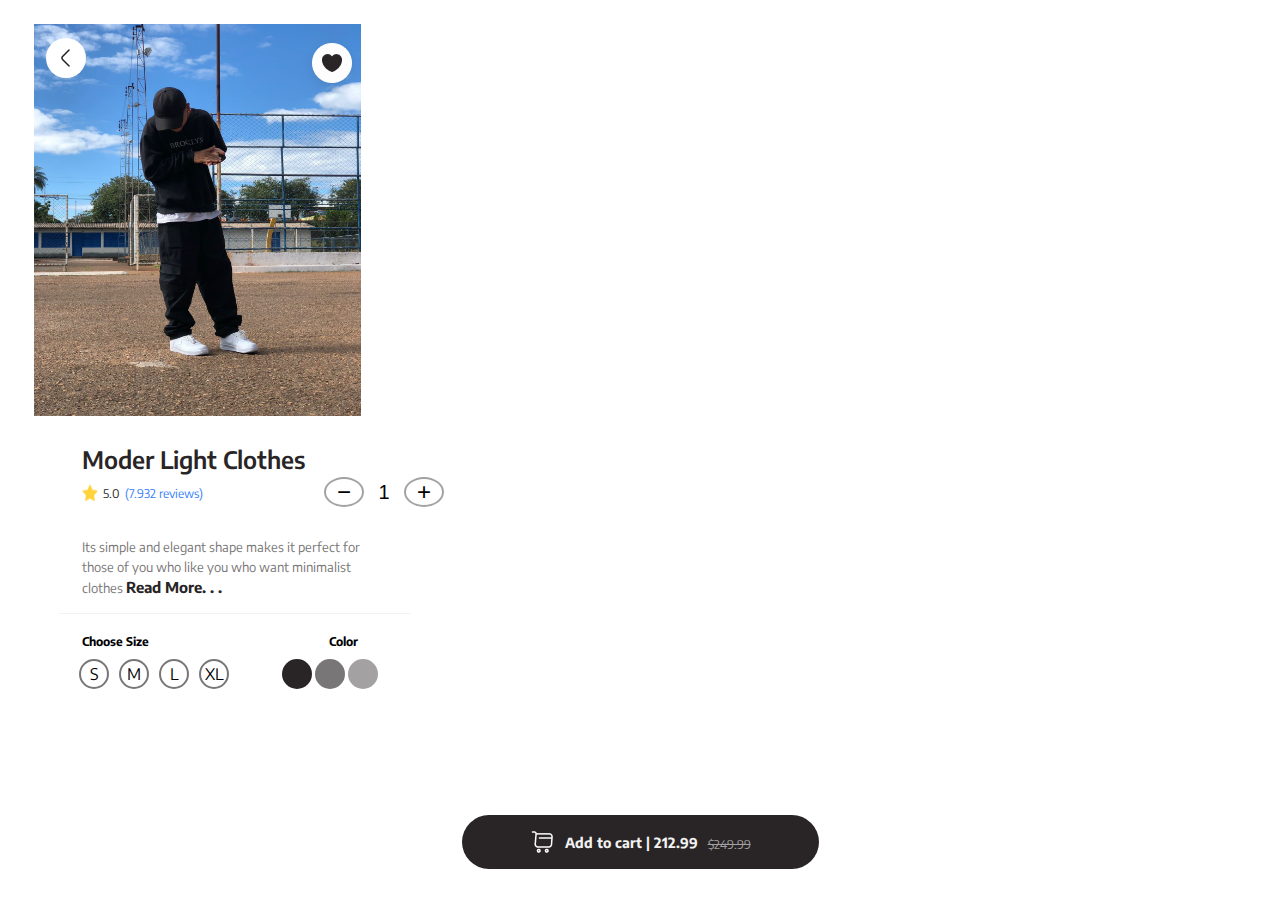
<file: src/views/producto9.html>
<!DOCTYPE html>
<html lang="en">

<head>
    <meta charset="UTF-8">
    <meta name="viewport" content="width=device-width, initial-scale=1.0">
    <title>Cargo Pantalon</title>
    <link rel="icon" type="image/x-icon" href="../storage/img/productos/ai-generated-8288697_640.webp">
    <link rel="stylesheet" href="../css/producto9.css">
</head>

<body>
    <header>
        <div clsss="header__splash">
            <div class="imgen"><img src="../storage/img/productos/pantalon3.webp"></div>
            <div class="atras">
                <a href="../views/home.html">
                    <img src="../storage/img/productos/atras.png">
                </a>
            </div>
            <input class="heart1" type="checkbox">
        </div>
    </header>
    <main>
        <h1>Moder Light Clothes</h1>
        <div class="categoria">
            <img class="star" src="../storage/img/estrellita.png" alt="star">
            <p class="numero">5.0</p>
            <p class="parectecis">(7.932 reviews)</p>
        </div>
        <div class="elimput-contador">
            <button class="button">−</button>
            <input type="number" value="1" min="0" class="count">
            <button class="button">+</button>
        </div>
        <div class="Information">
            <p>Its simple and elegant shape makes it perfect for <br>
                those of you who like you who want minimalist <br>
                clothes <span>Read More. . .</span></p>
        </div>
        <hr class="line">
        <div class="Options">
            <p>Choose Size</p>
            <p>Color</p>
        </div>
        <div class="size-container">
<input type="radio" id="size-s" name="size" class="size-input">
            <label for="size-s" class="size-label">S</label>
            <input type="radio" id="size-m" name="size" class="size-input">
            <label for="size-m" class="size-label">M</label>
            <input type="radio" id="size-l" name="size" class="size-input">
            <label for="size-l" class="size-label">L</label>
            <input type="radio" id="size-xl" name="size" class="size-input">
            <label for="size-xl" class="size-label">XL</label>
        </div>
        <div class="color-container">
            <input type="radio" id="color1" name="color" class="color-input">
            <label for="color1" class="color-label color-gray"></label>
            <input type="radio" id="color2" name="color" class="color-input">
            <label for="color2" class="color-label color-darkgray"></label>
            <input type="radio" id="color3" name="color" class="color-input">
            <label for="color3" class="color-label color-black"></label>
        </div>
    </main>
    <footer>
        <section class="total-price">
            <a href="../views/chekout.html">
                <img src="../storage/img/productos/carrito.png"> Add to cart | 212.99 <samp>$249.99</samp>
            </a>
        </section>
    </footer>
</body>

</html>
</file>
<file: src/css/chekout.css>
@import url(variables.css);

*{
    padding: 0;
    margin: 0;
    box-sizing: border-box;
}

body {
    display: flex;
    flex-direction: column;
    min-height: 100vh;
}

header {
    display: flex;
    gap: 80px;
    margin-left: 25px;
    justify-self: center;
    font-size: 10px;
    margin-top: 30px;
}
h1 {
    margin-top: 7px;
    font-family: "EncodeSans-SemiBold";
}

.product-item {
    display: flex;
}
.product-image {
    margin-top: 40px;
    margin-left: 30px;
    width: 75px;
    height: 75px;
    border-radius: 15px;
}
.product-category {
    font-family: "EncodeSans-SemiBold";
    font-size: 14px;
    margin-top: 40px;
    margin-left: 20px;
    color: var(--color-1);
}
.points-icon {
    margin-top: 40px;
    margin-left: 170px;
    width: 20px;
    height: 20px;
}
.product-name {
    font-family: "EncodeSans-Regular";
    font-size: 10px;
    color: var(--color-3);
    margin-top: 65px;
    margin-left: -157px;
}
.product-name2 {
    font-family: "EncodeSans-Regular";
    font-size: 10px;
    color: var(--color-3);
    margin-top: 65px;
    margin-left: -102px;
}
.product-price {
    font-family: "EncodeSans-SemiBold";
    font-size: 14px;
    margin-top: 90px;
    margin-left: -26px;
}

.product-price2 {
    font-family: "EncodeSans-SemiBold";
    font-size: 14px;
    margin-top: 92px;
    margin-left: -25px;
}
.quantity-control {
    display: flex;
    position: relative;
    margin-left: 270px;
    margin-top: -35px;
    gap: 10px;
}
.quantity-btn {
    width: 25px;
    height: 25px;
    border: 2px solid var(--color-3);
    border-radius: 50%;
    display: flex;
    justify-content: center;
    align-items: center;
    font-size: 24px;
    background-color: var(--color-9);
}
.quantity-input::-webkit-inner-spin-button,
.quantity-input::-webkit-outer-spin-button {
    -webkit-appearance: none;
    margin: 0;
}

.quantity-btn:hover {
    background-color: var(--color-2);
}
.quantity-input {
    width: 30px;
    height: 30px;
    text-align: center;
    font-size: 20px;
    border: none;
    outline: none;
    border-radius: 5px;
}
.divider-line {
    border: 0;
    border: 1px solid var(--color-4);
    margin-top: 20px;
    margin-left: 30px;
    width: 360px;
}

@media (min-width:310px) and (max-width:359px) {
    header {
        gap: 75px;
    }
    .points-icon {
        margin-left: 160px;
    }
    .quantity-control {
        margin-left: 255px;
    }
    .divider-line {
        width: 330px;
    }
}
@media (min-width:360px) and (max-width:375px) {
    header {
        gap: 75px;
    }
    .points-icon {
        margin-left: 160px;
    }
    .quantity-control {
        margin-left: 255px;
    }
}

.header-container {
    display: flex;
    justify-content: space-between;
    align-items: center;
    padding: 22px 19px 31px 12px;
    background-color: var(--color-4);
}

.main-content {
    display: flex;
    flex-direction: column;
    flex-grow: 1;
}

.content-wrapper {
    margin-top: 40px;
}

.shipping-info {
    background-color: var(--color-6);
    padding: 20px;
}

.section-title {
    font-size: 15px;
    font-family: "EncodeSans-SemiBold";
    color: var(--color-5);
    margin-bottom: 20px;
}

.order-summary,
.order-total {
    display: flex;
    justify-content: space-between;
    font-size: 16px;
    margin-bottom: 16px;
}
.order-summary span:first-child, 
.order-total span:first-child {
    font-family: "EncodeSans-Regular";
}

.order-summary span:last-child, 
.order-total span:last-child {
    font-family: "EncodeSans-Bold";
}

.divider {
    height: 1px;
    background-color: var(--color-4);
    margin: 14.5px 0 24.5px 0;
}

.payment-btn {
    display: flex;
    align-items: center;
    justify-content: space-between;
    width: 100%;
    height: 60px;
    padding: 0 24px;
    border: none;
    border-radius: 8px;
    background-color: var(--color-4);
    cursor: pointer;
    margin-bottom: 16px;
}

.payment-card-info {
    display: flex;
    align-items: center;
    margin-left: -100px;
}

.payment-card-info span {
    font-family: "EncodeSans-Regular";
}

.footer-section {
    width: 100%;
    position: fixed;
    bottom: 0;
    background-color: var(--color-6);
    padding: 15px 0;
    display: flex;
    justify-content: center;
}

.pay-button {
    background-color: var(--color-1);
    color: var(--color-4);
    padding: 10px 30px;
    border-radius: 40px;
    cursor: pointer;
    font-size: 16px;
    width: 380px;
    height: 60px;
    display: flex;
    align-items: center;
    justify-content: center;
    text-decoration: none;
    font-family: "EncodeSans-Bold";
}
</file>
<file: src/css/detail.css>
@import url(variables.css);

*{
    padding: 0;
    margin: 0;
    box-sizing: border-box;
}
body {
    background-color: var(--color-6);
}
.header__splash{
    display: flex;
    justify-content: center;
}

.imgen{
    background-color: var(--color-17);
    width: 327px;
    height: 392px;
    margin: 24px 34px;
    border-radius: 16px;
}

.imgen img{
    width: 100%;
    height: 100%;
}

.atras {
    background-color: var(--color-6);
    width: 40px;
    height: 40px;
    border-radius: 50%;
    display: flex;
    align-items: center;
    justify-content: center;
    margin-left: 46px;
    margin-top: -400px;
}

.atras img {
    width: 100%;
    height: 100%;
    object-fit: cover;
    
}

.heart1[type="checkbox"] {
    position: relative;
    appearance: none;
    width: 60px;
    background: url(../storage/img/productos/heart3.png);
    background-repeat: no-repeat;
    height: 60px;
    left: 300px;
    top: -45px;
    z-index: 500;
}

.heart1:checked::before {
    content: "";
    width: 40px;
    height: 40px;
    background-image: url(../storage/img/heart2.png);
    background-repeat: no-repeat;
    background-size: 100%;
    display: block;
    margin-top: 8px;
    margin-left: 12px;

}



main{
    margin-top: 300px;
    width: 80%;
    margin-left: 5%;
}

main h1{
    font-family: "EncodeSans-SemiBold";
    color: var(--color-1);
    font-size: 24px;
    margin-left: 18px;
}
.categoria{
    display: flex;
    font-family: "EncodeSans-Regular";
    margin-top: 10px;
    gap: 5px;
    font-size: 12px;
    margin-left: 18px;
}
.numero{
    color: var(--color-1);
    margin-top: 2px;
}
.parectecis{
    color: var(--color-16);
    margin-top: 2px;
}

.elimput-contador {
    display: flex;
    position: relative;
    
    margin-left: 260px;
    margin-top: -24px;
    gap: 10px;
    
}

.button {
    width: 40px;
    height: 30px;
    border: 2px solid var(--color-3);
    border-radius: 50%;
    display: flex;
    justify-content: center;
    align-items: center;
    font-size: 24px;
    background-color:var(--color-6);
}

.button:hover {
    background-color:var(--color-2);
}

.count {
    width: 20px;
    text-align: center;
    font-size: 20px;
    border: none;
    outline: none;
    border-radius: 5px;
}

.count::-webkit-inner-spin-button,
.count::-webkit-outer-spin-button {
    -webkit-appearance: none;
    margin: 0;
}
.Information{
    margin-top: 30px;
    margin-left: 18px;
    font-family: "EncodeSans-Regular";
    color: var(--color-2);
    font-size: 13px;
    line-height: 20px;
}
.Information span{
    font-family: "EncodeSans-Bold";
    color: var(--color-1);
    font-size: 15px;
}
.line{
    margin-top: 15px;
    margin-left: -5px;
    width: 352px;
    border: 0;
    border-top: 1px solid var(--color-4);
}
.Options{
    display: flex;
    font-family:"EncodeSans-Bold";
    font-size: 12px;  
    margin-top: 20px;  
    margin-left: 18px;
    gap: 180px;
}
.size-container {
    display: flex;
    gap: 10px;
    align-items: center;
    margin-top: 10px;
    margin-left: 15px;
    justify-content: flex-start;
}

.size-input {
    display: none; 
}

.size-label {
    display: flex;
    justify-content: center;
    align-items: center;
    width: 30px; 
    height: 30px;
    border-radius: 50%;
    border: 2px solid var(--color-2);
    font-family:"EncodeSans-Regular";
    font-size: 16px;
}

.size-input:checked + .size-label {
    background-color: var(--color-5);
    color: var(--color-6);
    border-color: var(--color-5);
}

.color-container {
    display: flex;
    gap: 3px;
    margin-left: 218px;
    margin-top: -30px;
    margin-bottom: 74px;
    justify-content: flex-start;
}

.color-input {
    display: none;
}

.color-label {
    width: 30px; 
    height: 30px;
    border-radius: 50%;
    display: inline-block;
    cursor: pointer;
}

.color-gray { background-color:var(--color-3); }
.color-darkgray { background-color: var(--color-2); }
.color-black { background-color: var(--color-5); }

.color-input:checked + .color-label {
    border: 2px solid var(--color-5);
}

.total-price {
    display: flex;
    justify-content: center;
    padding:0px 19px;
    position: fixed;
    bottom: 1px;
    left: 50%;
    transform: translateX(-50%);
    width: 100%;
}

.total-price a {
    display: flex;
    align-items: center;
    justify-content: center;
    gap: 10px;
    padding: 15px 68px;
    border-radius: 50px;
    background-color: var(--color-1);
    color: var(--color-4);
    font-family: "EncodeSans-Bold";
    font-size: 14px;
    text-decoration: none;
    margin-bottom: 30px;
}
.total-price samp {
    background-color: var(--color-1);
    text-decoration: line-through;
    color: var(--color-3);
    padding-top: 5px;
    font-family: "EncodeSans-Regular";
    font-size: 12px;
}
</file>
<file: src/css/producto1.css>
@import url(variables.css);

*{
    padding: 0;
    margin: 0;
    box-sizing: border-box;
}
body {
    background-color: var(--color-6);
}
.header__splash{
    display: flex;
    justify-content: center;
}

.imgen{
    background-color: var(--color-17);
    width: 327px;
    height: 392px;
    margin: 24px 34px;
    border-radius: 16px;
}

.imgen img{
    width: 100%;
    height: 100%;
}

.atras {
    background-color: var(--color-6);
    width: 40px;
    height: 40px;
    border-radius: 50%;
    display: flex;
    align-items: center;
    justify-content: center;
    margin-left: 46px;
    margin-top: -400px;
}

.atras img {
    width: 100%;
    height: 100%;
    object-fit: cover;
    
}

.heart1[type="checkbox"] {
    position: relative;
    appearance: none;
    width: 60px;
    background: url(../storage/img/productos/heart3.png);
    background-repeat: no-repeat;
    height: 60px;
    left: 300px;
    top: -45px;
    z-index: 500;
}

.heart1:checked::before {
    content: "";
    width: 40px;
    height: 40px;
    background-image: url(../storage/img/heart2.png);
    background-repeat: no-repeat;
    background-size: 100%;
    display: block;
    margin-top: 8px;
    margin-left: 12px;

}



main{
    margin-top: 300px;
    width: 80%;
    margin-left: 5%;
}

main h1{
    font-family: "EncodeSans-SemiBold";
    color: var(--color-1);
    font-size: 24px;
    margin-left: 18px;
}
.categoria{
    display: flex;
    font-family: "EncodeSans-Regular";
    margin-top: 10px;
    gap: 5px;
    font-size: 12px;
    margin-left: 18px;
}
.numero{
    color: var(--color-1);
    margin-top: 2px;
}
.parectecis{
    color: var(--color-16);
    margin-top: 2px;
}

.elimput-contador {
    display: flex;
    position: relative;
    
    margin-left: 260px;
    margin-top: -24px;
    gap: 10px;
    
}

.button {
    width: 40px;
    height: 30px;
    border: 2px solid var(--color-3);
    border-radius: 50%;
    display: flex;
    justify-content: center;
    align-items: center;
    font-size: 24px;
    background-color:var(--color-6);
}

.button:hover {
    background-color:var(--color-2);
}

.count {
    width: 20px;
    text-align: center;
    font-size: 20px;
    border: none;
    outline: none;
    border-radius: 5px;
}

.count::-webkit-inner-spin-button,
.count::-webkit-outer-spin-button {
    -webkit-appearance: none;
    margin: 0;
}
.Information{
    margin-top: 30px;
    margin-left: 18px;
    font-family: "EncodeSans-Regular";
    color: var(--color-2);
    font-size: 13px;
    line-height: 20px;
}
.Information span{
    font-family: "EncodeSans-Bold";
    color: var(--color-1);
    font-size: 15px;
}
.line{
    margin-top: 15px;
    margin-left: -5px;
    width: 352px;
    border: 0;
    border-top: 1px solid var(--color-4);
}
.Options{
    display: flex;
    font-family:"EncodeSans-Bold";
    font-size: 12px;  
    margin-top: 20px;  
    margin-left: 18px;
    gap: 180px;
}
.size-container {
    display: flex;
    gap: 10px;
    align-items: center;
    margin-top: 10px;
    margin-left: 15px;
    justify-content: flex-start;
}

.size-input {
    display: none; 
}

.size-label {
    display: flex;
    justify-content: center;
    align-items: center;
    width: 30px; 
    height: 30px;
    border-radius: 50%;
    border: 2px solid var(--color-2);
    font-family:"EncodeSans-Regular";
    font-size: 16px;
}

.size-input:checked + .size-label {
    background-color: var(--color-5);
    color: var(--color-6);
    border-color: var(--color-5);
}

.color-container {
    display: flex;
    gap: 3px;
    margin-left: 218px;
    margin-top: -30px;
    margin-bottom: 74px;
    justify-content: flex-start;
}

.color-input {
    display: none;
}

.color-label {
    width: 30px; 
    height: 30px;
    border-radius: 50%;
    display: inline-block;
    cursor: pointer;
}

.color-gray { background-color:var(--color-3); }
.color-darkgray { background-color: var(--color-2); }
.color-black { background-color: var(--color-5); }

.color-input:checked + .color-label {
    border: 2px solid var(--color-5);
}

.total-price {
    display: flex;
    justify-content: center;
    padding:0px 19px;
    position: fixed;
    bottom: 1px;
    left: 50%;
    transform: translateX(-50%);
    width: 100%;
}

.total-price a {
    display: flex;
    align-items: center;
    justify-content: center;
    gap: 10px;
    padding: 15px 68px;
    border-radius: 50px;
    background-color: var(--color-1);
    color: var(--color-4);
    font-family: "EncodeSans-Bold";
    font-size: 14px;
    text-decoration: none;
    margin-bottom: 30px;
}
.total-price samp {
    background-color: var(--color-1);
    text-decoration: line-through;
    color: var(--color-3);
    padding-top: 5px;
    font-family: "EncodeSans-Regular";
    font-size: 12px;
}
</file>
<file: src/css/producto10.css>
@import url(variables.css);

*{
    padding: 0;
    margin: 0;
    box-sizing: border-box;
}
body {
    background-color: var(--color-6);
}
.header__splash{
    display: flex;
    justify-content: center;
}

.imgen{
    background-color: var(--color-17);
    width: 327px;
    height: 392px;
    margin: 24px 34px;
    border-radius: 16px;
}

.imgen img{
    width: 100%;
    height: 100%;
}

.atras {
    width: 40px;
    height: 40px;
    display: flex;
    align-items: center;
    justify-content: center;
    margin-left: 46px;
    margin-top: -400px;

}

.atras img {
    width: 100%;
    height: 100%;
    object-fit: cover;
    background-color: var(--color-6);
    padding: 8px;
    border-radius: 50%;
}

.heart1[type="checkbox"] {
    position: relative;
    appearance: none;
    width: 60px;
    background: url(../storage/img/productos/heart3.png);
    background-repeat: no-repeat;
    height: 60px;
    left: 300px;
    top: -45px;
    z-index: 500;
}
.heart1:checked::before {
    content: "";
    width: 40px;
    height: 40px;
    background-image: url(../storage/img/heart2.png);
    background-repeat: no-repeat;
    background-size: 100%;
    display: block;
    margin-top: 8px;
    margin-left: 12px;

}


main{
    margin-top: 300px;
    width: 80%;
    margin-left: 5%;
}

main h1{
    font-family: "EncodeSans-SemiBold";
    color: var(--color-1);
    font-size: 24px;
    margin-left: 18px;
}
.categoria{
    display: flex;
    font-family: "EncodeSans-Regular";
    margin-top: 10px;
    gap: 5px;
    font-size: 12px;
    margin-left: 18px;
}
.numero{
    color: var(--color-1);
    margin-top: 2px;
}
.parectecis{
    color: var(--color-16);
    margin-top: 2px;
}

.elimput-contador {
    display: flex;
    position: relative;
    
    margin-left: 260px;
    margin-top: -24px;
    gap: 10px;
    
}

.button {
    width: 40px;
    height: 30px;
    border: 2px solid var(--color-3);
    border-radius: 50%;
    display: flex;
    justify-content: center;
    align-items: center;
    font-size: 24px;
    background-color:var(--color-6);
}

.button:hover {
    background-color:var(--color-2);
}

.count {
    width: 20px;
    text-align: center;
    font-size: 20px;
    border: none;
    outline: none;
    border-radius: 5px;
}

.count::-webkit-inner-spin-button,
.count::-webkit-outer-spin-button {
    -webkit-appearance: none;
    margin: 0;
}
.Information{
    margin-top: 30px;
    margin-left: 18px;
    font-family: "EncodeSans-Regular";
    color: var(--color-2);
    font-size: 13px;
    line-height: 20px;
}
.Information span{
    font-family: "EncodeSans-Bold";
    color: var(--color-1);
    font-size: 15px;
}
.line{
    margin-top: 15px;
    margin-left: -5px;
    width: 352px;
    border: 0;
    border-top: 1px solid var(--color-4);
}
.Options{
    display: flex;
    font-family:"EncodeSans-Bold";
    font-size: 12px;  
    margin-top: 20px;  
    margin-left: 18px;
    gap: 180px;
}
.size-container {
    display: flex;
    gap: 10px;
    align-items: center;
    margin-top: 10px;
    margin-left: 15px;
    justify-content: flex-start;
}

.size-input {
    display: none; 
}

.size-label {
    display: flex;
    justify-content: center;
    align-items: center;
    width: 30px; 
    height: 30px;
    border-radius: 50%;
    border: 2px solid var(--color-2);
    font-family:"EncodeSans-Regular";
    font-size: 16px;
}

.size-input:checked + .size-label {
    background-color: var(--color-5);
    color: var(--color-6);
    border-color: var(--color-5);
}

.color-container {
    display: flex;
    gap: 3px;
    margin-left: 218px;
    margin-top: -30px;
    margin-bottom: 74px;
    justify-content: flex-start;
}

.color-input {
    display: none;
}

.color-label {
    width: 30px; 
    height: 30px;
    border-radius: 50%;
    display: inline-block;
    cursor: pointer;
}

.color-gray { background-color : var(--color-17); }
.color-darkgray { background-color: var(--color-1); }
.color-black { background-color: var(--color-2); }

.color-input:checked + .color-label {
    border: 2px solid var(--color-5);
}

.total-price {
    display: flex;
    justify-content: center;
    padding:0px 19px;
    position: fixed;
    bottom: 1px;
    left: 50%;
    transform: translateX(-50%);
    width: 100%;
}

.total-price a {
    display: flex;
    align-items: center;
    justify-content: center;
    gap: 10px;
    padding: 15px 68px;
    border-radius: 50px;
    background-color: var(--color-1);
    color: var(--color-4);
    font-family: "EncodeSans-Bold";
    font-size: 14px;
    text-decoration: none;
    margin-bottom: 30px;
}
.total-price samp {
    background-color: var(--color-1);
    text-decoration: line-through;
    color: var(--color-3);
    padding-top: 5px;
    font-family: "EncodeSans-Regular";
    font-size: 12px;
}
</file>
<file: src/css/producto11.css>
@import url(variables.css);

*{
    padding: 0;
    margin: 0;
    box-sizing: border-box;
}
body {
    background-color: var(--color-6);
}
.header__splash{
    display: flex;
    justify-content: center;
}

.imgen{
    background-color: var(--color-17);
    width: 327px;
    height: 392px;
    margin: 24px 34px;
    border-radius: 16px;
}

.imgen img{
    width: 100%;
    height: 100%;
}

.atras {
    width: 40px;
    height: 40px;
    display: flex;
    align-items: center;
    justify-content: center;
    margin-left: 46px;
    margin-top: -400px;

}

.atras img {
    width: 100%;
    height: 100%;
    object-fit: cover;
    background-color: var(--color-6);
    padding: 8px;
    border-radius: 50%;
}

.heart1[type="checkbox"] {
    position: relative;
    appearance: none;
    width: 60px;
    background: url(../storage/img/productos/heart3.png);
    background-repeat: no-repeat;
    height: 60px;
    left: 300px;
    top: -45px;
    z-index: 500;
}

.heart1:checked::before {
    content: "";
    width: 40px;
    height: 40px;
    background-image: url(../storage/img/heart2.png);
    background-repeat: no-repeat;
    background-size: 100%;
    display: block;
    margin-top: 8px;
    margin-left: 12px;

}

main{
    margin-top: 300px;
    width: 80%;
    margin-left: 5%;
}

main h1{
    font-family: "EncodeSans-SemiBold";
    color: var(--color-1);
    font-size: 24px;
    margin-left: 18px;
}
.categoria{
    display: flex;
    font-family: "EncodeSans-Regular";
    margin-top: 10px;
    gap: 5px;
    font-size: 12px;
    margin-left: 18px;
}
.numero{
    color: var(--color-1);
    margin-top: 2px;
}
.parectecis{
    color: var(--color-16);
    margin-top: 2px;
}

.elimput-contador {
    display: flex;
    position: relative;
    
    margin-left: 260px;
    margin-top: -24px;
    gap: 10px;
    
}

.button {
    width: 40px;
    height: 30px;
    border: 2px solid var(--color-3);
    border-radius: 50%;
    display: flex;
    justify-content: center;
    align-items: center;
    font-size: 24px;
    background-color:var(--color-6);
}

.button:hover {
    background-color:var(--color-2);
}

.count {
    width: 20px;
    text-align: center;
    font-size: 20px;
    border: none;
    outline: none;
    border-radius: 5px;
}

.count::-webkit-inner-spin-button,
.count::-webkit-outer-spin-button {
    -webkit-appearance: none;
    margin: 0;
}
.Information{
    margin-top: 30px;
    margin-left: 18px;
    font-family: "EncodeSans-Regular";
    color: var(--color-2);
    font-size: 13px;
    line-height: 20px;
}
.Information span{
    font-family: "EncodeSans-Bold";
    color: var(--color-1);
    font-size: 15px;
}
.line{
    margin-top: 15px;
    margin-left: -5px;
    width: 352px;
    border: 0;
    border-top: 1px solid var(--color-4);
}
.Options{
    display: flex;
    font-family:"EncodeSans-Bold";
    font-size: 12px;  
    margin-top: 20px;  
    margin-left: 18px;
    gap: 180px;
}
.size-container {
    display: flex;
    gap: 10px;
    align-items: center;
    margin-top: 10px;
    margin-left: 15px;
    justify-content: flex-start;
}

.size-input {
    display: none; 
}

.size-label {
    display: flex;
    justify-content: center;
    align-items: center;
    width: 30px; 
    height: 30px;
    border-radius: 50%;
    border: 2px solid var(--color-2);
    font-family:"EncodeSans-Regular";
    font-size: 16px;
}

.size-input:checked + .size-label {
    background-color: var(--color-5);
    color: var(--color-6);
    border-color: var(--color-5);
}

.color-container {
    display: flex;
    gap: 3px;
    margin-left: 218px;
    margin-top: -30px;
    margin-bottom: 74px;
    justify-content: flex-start;
}

.color-input {
    display: none;
}

.color-label {
    width: 30px; 
    height: 30px;
    border-radius: 50%;
    display: inline-block;
    cursor: pointer;
}

.color-gray { background-color: blue; }
.color-darkgray { background-color: white; }
.color-black { background-color: var(--color-1); }

.color-input:checked + .color-label {
    border: 2px solid var(--color-5);
}

.total-price {
    display: flex;
    justify-content: center;
    padding:0px 19px;
    position: fixed;
    bottom: 1px;
    left: 50%;
    transform: translateX(-50%);
    width: 100%;
}

.total-price a {
    display: flex;
    align-items: center;
    justify-content: center;
    gap: 10px;
    padding: 15px 68px;
    border-radius: 50px;
    background-color: var(--color-1);
    color: var(--color-4);
    font-family: "EncodeSans-Bold";
    font-size: 14px;
    text-decoration: none;
    margin-bottom: 30px;
}
.total-price samp {
    background-color: var(--color-1);
    text-decoration: line-through;
    color: var(--color-3);
    padding-top: 5px;
    font-family: "EncodeSans-Regular";
    font-size: 12px;
}
</file>
<file: src/css/producto2.css>
@import url(variables.css);

*{
    padding: 0;
    margin: 0;
    box-sizing: border-box;
}
body {
    background-color: var(--color-6);
}
.header__splash{
    display: flex;
    justify-content: center;
}

.imgen{
    background-color: var(--color-17);
    width: 327px;
    height: 392px;
    margin: 24px 34px;
    border-radius: 16px;
}

.imgen img{
    width: 100%;
    height: 100%;
}

.atras {
    width: 40px;
    height: 40px;
    display: flex;
    align-items: center;
    justify-content: center;
    margin-left: 46px;
    margin-top: -400px;

}

.atras img {
    width: 100%;
    height: 100%;
    object-fit: cover;
    background-color: var(--color-6);
    padding: 8px;
    border-radius: 50%;
}

.heart1[type="checkbox"] {
    position: relative;
    appearance: none;
    width: 60px;
    background: url(../storage/img/productos/heart3.png);
    background-repeat: no-repeat;
    height: 60px;
    left: 300px;
    top: -45px;
    z-index: 500;
}

.heart1:checked::before {
    content: "";
    width: 40px;
    height: 40px;
    background-image: url(../storage/img/heart2.png);
    background-repeat: no-repeat;
    background-size: 100%;
    display: block;
    margin-top: 8px;
    margin-left: 12px;

}

main{
    margin-top: 300px;
    width: 80%;
    margin-left: 5%;
}

main h1{
    font-family: "EncodeSans-SemiBold";
    color: var(--color-1);
    font-size: 24px;
    margin-left: 18px;
}
.categoria{
    display: flex;
    font-family: "EncodeSans-Regular";
    margin-top: 10px;
    gap: 5px;
    font-size: 12px;
    margin-left: 18px;
}
.numero{
    color: var(--color-1);
    margin-top: 2px;
}
.parectecis{
    color: var(--color-16);
    margin-top: 2px;
}

.elimput-contador {
    display: flex;
    position: relative;
    
    margin-left: 260px;
    margin-top: -24px;
    gap: 10px;
    
}

.button {
    width: 40px;
    height: 30px;
    border: 2px solid var(--color-3);
    border-radius: 50%;
    display: flex;
    justify-content: center;
    align-items: center;
    font-size: 24px;
    background-color:var(--color-6);
}

.button:hover {
    background-color:var(--color-2);
}

.count {
    width: 20px;
    text-align: center;
    font-size: 20px;
    border: none;
    outline: none;
    border-radius: 5px;
}

.count::-webkit-inner-spin-button,
.count::-webkit-outer-spin-button {
    -webkit-appearance: none;
    margin: 0;
}
.Information{
    margin-top: 30px;
    margin-left: 18px;
    font-family: "EncodeSans-Regular";
    color: var(--color-2);
    font-size: 13px;
    line-height: 20px;
}
.Information span{
    font-family: "EncodeSans-Bold";
    color: var(--color-1);
    font-size: 15px;
}
.line{
    margin-top: 15px;
    margin-left: -5px;
    width: 352px;
    border: 0;
    border-top: 1px solid var(--color-4);
}
.Options{
    display: flex;
    font-family:"EncodeSans-Bold";
    font-size: 12px;  
    margin-top: 20px;  
    margin-left: 18px;
    gap: 180px;
}
.size-container {
    display: flex;
    gap: 10px;
    align-items: center;
    margin-top: 10px;
    margin-left: 15px;
    justify-content: flex-start;
}

.size-input {
    display: none; 
}

.size-label {
    display: flex;
    justify-content: center;
    align-items: center;
    width: 30px; 
    height: 30px;
    border-radius: 50%;
    border: 2px solid var(--color-2);
    font-family:"EncodeSans-Regular";
    font-size: 16px;
}

.size-input:checked + .size-label {
    background-color: var(--color-5);
    color: var(--color-6);
    border-color: var(--color-5);
}

.color-container {
    display: flex;
    gap: 3px;
    margin-left: 218px;
    margin-top: -30px;
    margin-bottom: 74px;
    justify-content: flex-start;
}

.color-input {
    display: none;
}

.color-label {
    width: 30px; 
    height: 30px;
    border-radius: 50%;
    display: inline-block;
    cursor: pointer;
}

.color-gray { background-color: black; }
.color-darkgray { background-color: rgba(128, 0, 0, 0.795); }
.color-black { background-color: cornflowerblue; }

.color-input:checked + .color-label {
    border: 2px solid var(--color-5);
}

.total-price {
    display: flex;
    justify-content: center;
    padding:0px 19px;
    position: fixed;
    bottom: 1px;
    left: 50%;
    transform: translateX(-50%);
    width: 100%;
}

.total-price a {
    display: flex;
    align-items: center;
    justify-content: center;
    gap: 10px;
    padding: 15px 68px;
    border-radius: 50px;
    background-color: var(--color-1);
    color: var(--color-4);
    font-family: "EncodeSans-Bold";
    font-size: 14px;
    text-decoration: none;
    margin-bottom: 30px;
}
.total-price samp {
    background-color: var(--color-1);
    text-decoration: line-through;
    color: var(--color-3);
    padding-top: 5px;
    font-family: "EncodeSans-Regular";
    font-size: 12px;
}
</file>
<file: src/css/producto3.css>
@import url(variables.css);

*{
    padding: 0;
    margin: 0;
    box-sizing: border-box;
}
body {
    background-color: var(--color-6);
}
.header__splash{
    display: flex;
    justify-content: center;
}

.imgen{
    background-color: var(--color-17);
    width: 327px;
    height: 392px;
    margin: 24px 34px;
    border-radius: 16px;
}

.imgen img{
    width: 100%;
    height: 100%;
}

.atras {
    background-color: var(--color-6);
    width: 40px;
    height: 40px;
    border-radius: 50%;
    display: flex;
    align-items: center;
    justify-content: center;
    margin-left: 46px;
    margin-top: -400px;
}

.atras img {
    width: 100%;
    height: 100%;
    object-fit: cover;
    
}

.heart1[type="checkbox"] {
    position: relative;
    appearance: none;
    width: 60px;
    background: url(../storage/img/productos/heart3.png);
    background-repeat: no-repeat;
    height: 60px;
    left: 300px;
    top: -45px;
    z-index: 500;
}

.heart1:checked::before {
    content: "";
    width: 40px;
    height: 40px;
    background-image: url(../storage/img/heart2.png);
    background-repeat: no-repeat;
    background-size: 100%;
    display: block;
    margin-top: 8px;
    margin-left: 12px;

}

main{
    margin-top: 300px;
    width: 80%;
    margin-left: 5%;
}

main h1{
    font-family: "EncodeSans-SemiBold";
    color: var(--color-1);
    font-size: 24px;
    margin-left: 18px;
}
.categoria{
    display: flex;
    font-family: "EncodeSans-Regular";
    margin-top: 10px;
    gap: 5px;
    font-size: 12px;
    margin-left: 18px;
}
.numero{
    color: var(--color-1);
    margin-top: 2px;
}
.parectecis{
    color: var(--color-16);
    margin-top: 2px;
}

.elimput-contador {
    display: flex;
    position: relative;
    
    margin-left: 260px;
    margin-top: -24px;
    gap: 10px;
    
}

.button {
    width: 40px;
    height: 30px;
    border: 2px solid var(--color-3);
    border-radius: 50%;
    display: flex;
    justify-content: center;
    align-items: center;
    font-size: 24px;
    background-color:var(--color-6);
}

.button:hover {
    background-color:var(--color-2);
}

.count {
    width: 20px;
    text-align: center;
    font-size: 20px;
    border: none;
    outline: none;
    border-radius: 5px;
}

.count::-webkit-inner-spin-button,
.count::-webkit-outer-spin-button {
    -webkit-appearance: none;
    margin: 0;
}
.Information{
    margin-top: 30px;
    margin-left: 18px;
    font-family: "EncodeSans-Regular";
    color: var(--color-2);
    font-size: 13px;
    line-height: 20px;
}
.Information span{
    font-family: "EncodeSans-Bold";
    color: var(--color-1);
    font-size: 15px;
}
.line{
    margin-top: 15px;
    margin-left: -5px;
    width: 352px;
    border: 0;
    border-top: 1px solid var(--color-4);
}
.Options{
    display: flex;
    font-family:"EncodeSans-Bold";
    font-size: 12px;  
    margin-top: 20px;  
    margin-left: 18px;
    gap: 180px;
}
.size-container {
    display: flex;
    gap: 10px;
    align-items: center;
    margin-top: 10px;
    margin-left: 15px;
    justify-content: flex-start;
}

.size-input {
    display: none; 
}

.size-label {
    display: flex;
    justify-content: center;
    align-items: center;
    width: 30px; 
    height: 30px;
    border-radius: 50%;
    border: 2px solid var(--color-2);
    font-family:"EncodeSans-Regular";
    font-size: 16px;
}

.size-input:checked + .size-label {
    background-color: var(--color-5);
    color: var(--color-6);
    border-color: var(--color-5);
}

.color-container {
    display: flex;
    gap: 3px;
    margin-left: 218px;
    margin-top: -30px;
    margin-bottom: 74px;
    justify-content: flex-start;
}

.color-input {
    display: none;
}

.color-label {
    width: 30px; 
    height: 30px;
    border-radius: 50%;
    display: inline-block;
    cursor: pointer;
}

.color-gray { background-color: var(--color-7); }
.color-darkgray { background-color: var(--color-17); }
.color-black { background-color: var(--color-5); }

.color-input:checked + .color-label {
    border: 2px solid var(--color-5);
}

.total-price {
    display: flex;
    justify-content: center;
    padding:0px 19px;
    position: fixed;
    bottom: 1px;
    left: 50%;
    transform: translateX(-50%);
    width: 100%;
}

.total-price a {
    display: flex;
    align-items: center;
    justify-content: center;
    gap: 10px;
    padding: 15px 68px;
    border-radius: 50px;
    background-color: var(--color-1);
    color: var(--color-4);
    font-family: "EncodeSans-Bold";
    font-size: 14px;
    text-decoration: none;
    margin-bottom: 30px;
}
.total-price samp {
    background-color: var(--color-1);
    text-decoration: line-through;
    color: var(--color-3);
    padding-top: 5px;
    font-family: "EncodeSans-Regular";
    font-size: 12px;
}
</file>
<file: src/css/producto4.css>
@import url(variables.css);

*{
    padding: 0;
    margin: 0;
    box-sizing: border-box;
}
body {
    background-color: var(--color-6);
}
.header__splash{
    display: flex;
    justify-content: center;
}

.imgen{
    background-color: var(--color-17);
    width: 327px;
    height: 392px;
    margin: 24px 34px;
    border-radius: 16px;
}

.imgen img{
    width: 100%;
    height: 100%;
}

.atras {
    width: 40px;
    height: 40px;
    display: flex;
    align-items: center;
    justify-content: center;
    margin-left: 46px;
    margin-top: -400px;

}

.atras img {
    width: 100%;
    height: 100%;
    object-fit: cover;
    background-color: var(--color-6);
    padding: 8px;
    border-radius: 50%;
}

.heart1[type="checkbox"] {
    position: relative;
    appearance: none;
    width: 60px;
    background: url(../storage/img/productos/heart3.png);
    background-repeat: no-repeat;
    height: 60px;
    left: 300px;
    top: -45px;
    z-index: 500;
}
.heart1:checked::before {
    content: "";
    width: 40px;
    height: 40px;
    background-image: url(../storage/img/heart2.png);
    background-repeat: no-repeat;
    background-size: 100%;
    display: block;
    margin-top: 8px;
    margin-left: 12px;

}


main{
    margin-top: 300px;
    width: 80%;
    margin-left: 5%;
}

main h1{
    font-family: "EncodeSans-SemiBold";
    color: var(--color-1);
    font-size: 24px;
    margin-left: 18px;
}
.categoria{
    display: flex;
    font-family: "EncodeSans-Regular";
    margin-top: 10px;
    gap: 5px;
    font-size: 12px;
    margin-left: 18px;
}
.numero{
    color: var(--color-1);
    margin-top: 2px;
}
.parectecis{
    color: var(--color-16);
    margin-top: 2px;
}

.elimput-contador {
    display: flex;
    position: relative;
    
    margin-left: 260px;
    margin-top: -24px;
    gap: 10px;
    
}

.button {
    width: 40px;
    height: 30px;
    border: 2px solid var(--color-3);
    border-radius: 50%;
    display: flex;
    justify-content: center;
    align-items: center;
    font-size: 24px;
    background-color:var(--color-6);
}

.button:hover {
    background-color:var(--color-2);
}

.count {
    width: 20px;
    text-align: center;
    font-size: 20px;
    border: none;
    outline: none;
    border-radius: 5px;
}

.count::-webkit-inner-spin-button,
.count::-webkit-outer-spin-button {
    -webkit-appearance: none;
    margin: 0;
}
.Information{
    margin-top: 30px;
    margin-left: 18px;
    font-family: "EncodeSans-Regular";
    color: var(--color-2);
    font-size: 13px;
    line-height: 20px;
}
.Information span{
    font-family: "EncodeSans-Bold";
    color: var(--color-1);
    font-size: 15px;
}
.line{
    margin-top: 15px;
    margin-left: -5px;
    width: 352px;
    border: 0;
    border-top: 1px solid var(--color-4);
}
.Options{
    display: flex;
    font-family:"EncodeSans-Bold";
    font-size: 12px;  
    margin-top: 20px;  
    margin-left: 18px;
    gap: 180px;
}
.size-container {
    display: flex;
    gap: 10px;
    align-items: center;
    margin-top: 10px;
    margin-left: 15px;
    justify-content: flex-start;
}

.size-input {
    display: none; 
}

.size-label {
    display: flex;
    justify-content: center;
    align-items: center;
    width: 30px; 
    height: 30px;
    border-radius: 50%;
    border: 2px solid var(--color-2);
    font-family:"EncodeSans-Regular";
    font-size: 16px;
}

.size-input:checked + .size-label {
    background-color: var(--color-5);
    color: var(--color-6);
    border-color: var(--color-5);
}

.color-container {
    display: flex;
    gap: 3px;
    margin-left: 218px;
    margin-top: -30px;
    margin-bottom: 74px;
    justify-content: flex-start;
}

.color-input {
    display: none;
}

.color-label {
    width: 30px; 
    height: 30px;
    border-radius: 50%;
    display: inline-block;
    cursor: pointer;
}

.color-gray { background-color: yellow; }
.color-darkgray { background-color: purple; }
.color-black { background-color: white; }

.color-input:checked + .color-label {
    border: 2px solid var(--color-5);
}

.total-price {
    display: flex;
    justify-content: center;
    padding:0px 19px;
    position: fixed;
    bottom: 1px;
    left: 50%;
    transform: translateX(-50%);
    width: 100%;
}

.total-price a {
    display: flex;
    align-items: center;
    justify-content: center;
    gap: 10px;
    padding: 15px 68px;
    border-radius: 50px;
    background-color: var(--color-1);
    color: var(--color-4);
    font-family: "EncodeSans-Bold";
    font-size: 14px;
    text-decoration: none;
    margin-bottom: 30px;
}
.total-price samp {
    background-color: var(--color-1);
    text-decoration: line-through;
    color: var(--color-3);
    padding-top: 5px;
    font-family: "EncodeSans-Regular";
    font-size: 12px;
}
</file>
<file: src/css/producto5.css>
@import url(variables.css);

*{
    padding: 0;
    margin: 0;
    box-sizing: border-box;
}
body {
    background-color: var(--color-6);
}
.header__splash{
    display: flex;
    justify-content: center;
}

.imgen{
    background-color: var(--color-17);
    width: 327px;
    height: 392px;
    margin: 24px 34px;
    border-radius: 16px;
}

.imgen img{
    width: 100%;
    height: 100%;
}

.atras {
    width: 40px;
    height: 40px;
    display: flex;
    align-items: center;
    justify-content: center;
    margin-left: 46px;
    margin-top: -400px;

}

.atras img {
    width: 100%;
    height: 100%;
    object-fit: cover;
    background-color: var(--color-6);
    padding: 8px;
    border-radius: 50%;
}

.heart1[type="checkbox"] {
    position: relative;
    appearance: none;
    width: 60px;
    background: url(../storage/img/productos/heart3.png);
    background-repeat: no-repeat;
    height: 60px;
    left: 300px;
    top: -45px;
    z-index: 500;
}
.heart1:checked::before {
    content: "";
    width: 40px;
    height: 40px;
    background-image: url(../storage/img/heart2.png);
    background-repeat: no-repeat;
    background-size: 100%;
    display: block;
    margin-top: 8px;
    margin-left: 12px;

}


main{
    margin-top: 300px;
    width: 80%;
    margin-left: 5%;
}

main h1{
    font-family: "EncodeSans-SemiBold";
    color: var(--color-1);
    font-size: 24px;
    margin-left: 18px;
}
.categoria{
    display: flex;
    font-family: "EncodeSans-Regular";
    margin-top: 10px;
    gap: 5px;
    font-size: 12px;
    margin-left: 18px;
}
.numero{
    color: var(--color-1);
    margin-top: 2px;
}
.parectecis{
    color: var(--color-16);
    margin-top: 2px;
}

.elimput-contador {
    display: flex;
    position: relative;
    
    margin-left: 260px;
    margin-top: -24px;
    gap: 10px;
    
}

.button {
    width: 40px;
    height: 30px;
    border: 2px solid var(--color-3);
    border-radius: 50%;
    display: flex;
    justify-content: center;
    align-items: center;
    font-size: 24px;
    background-color:var(--color-6);
}

.button:hover {
    background-color:var(--color-2);
}

.count {
    width: 20px;
    text-align: center;
    font-size: 20px;
    border: none;
    outline: none;
    border-radius: 5px;
}

.count::-webkit-inner-spin-button,
.count::-webkit-outer-spin-button {
    -webkit-appearance: none;
    margin: 0;
}
.Information{
    margin-top: 30px;
    margin-left: 18px;
    font-family: "EncodeSans-Regular";
    color: var(--color-2);
    font-size: 13px;
    line-height: 20px;
}
.Information span{
    font-family: "EncodeSans-Bold";
    color: var(--color-1);
    font-size: 15px;
}
.line{
    margin-top: 15px;
    margin-left: -5px;
    width: 352px;
    border: 0;
    border-top: 1px solid var(--color-4);
}
.Options{
    display: flex;
    font-family:"EncodeSans-Bold";
    font-size: 12px;  
    margin-top: 20px;  
    margin-left: 18px;
    gap: 180px;
}
.size-container {
    display: flex;
    gap: 10px;
    align-items: center;
    margin-top: 10px;
    margin-left: 15px;
    justify-content: flex-start;
}

.size-input {
    display: none; 
}

.size-label {
    display: flex;
    justify-content: center;
    align-items: center;
    width: 30px; 
    height: 30px;
    border-radius: 50%;
    border: 2px solid var(--color-2);
    font-family:"EncodeSans-Regular";
    font-size: 16px;
}

.size-input:checked + .size-label {
    background-color: var(--color-5);
    color: var(--color-6);
    border-color: var(--color-5);
}

.color-container {
    display: flex;
    gap: 3px;
    margin-left: 218px;
    margin-top: -30px;
    margin-bottom: 74px;
    justify-content: flex-start;
}

.color-input {
    display: none;
}

.color-label {
    width: 30px; 
    height: 30px;
    border-radius: 50%;
    display: inline-block;
    cursor: pointer;
}

.color-gray { background-color: var(--color-1); }
.color-darkgray { background-color: var(--color-2); }
.color-black { background-color: var(--color-3); }

.color-input:checked + .color-label {
    border: 2px solid var(--color-5);
}

.total-price {
    display: flex;
    justify-content: center;
    padding:0px 19px;
    position: fixed;
    bottom: 1px;
    left: 50%;
    transform: translateX(-50%);
    width: 100%;
}

.total-price a {
    display: flex;
    align-items: center;
    justify-content: center;
    gap: 10px;
    padding: 15px 68px;
    border-radius: 50px;
    background-color: var(--color-1);
    color: var(--color-4);
    font-family: "EncodeSans-Bold";
    font-size: 14px;
    text-decoration: none;
    margin-bottom: 30px;
}
.total-price samp {
    background-color: var(--color-1);
    text-decoration: line-through;
    color: var(--color-3);
    padding-top: 5px;
    font-family: "EncodeSans-Regular";
    font-size: 12px;
}
</file>
<file: src/css/producto6.css>
@import url(variables.css);

*{
    padding: 0;
    margin: 0;
    box-sizing: border-box;
}
body {
    background-color: var(--color-6);
}
.header__splash{
    display: flex;
    justify-content: center;
}

.imgen{
    background-color: var(--color-17);
    width: 327px;
    height: 392px;
    margin: 24px 34px;
    border-radius: 16px;
}

.imgen img{
    width: 100%;
    height: 100%;
}

.atras {
    width: 40px;
    height: 40px;
    display: flex;
    align-items: center;
    justify-content: center;
    margin-left: 46px;
    margin-top: -400px;

}

.atras img {
    width: 100%;
    height: 100%;
    object-fit: cover;
    background-color: var(--color-6);
    padding: 8px;
    border-radius: 50%;
}

.heart1[type="checkbox"] {
    position: relative;
    appearance: none;
    width: 60px;
    background: url(../storage/img/productos/heart3.png);
    background-repeat: no-repeat;
    height: 60px;
    left: 300px;
    top: -45px;
    z-index: 500;
}
.heart1:checked::before {
    content: "";
    width: 40px;
    height: 40px;
    background-image: url(../storage/img/heart2.png);
    background-repeat: no-repeat;
    background-size: 100%;
    display: block;
    margin-top: 8px;
    margin-left: 12px;

}


main{
    margin-top: 300px;
    width: 80%;
    margin-left: 5%;
}

main h1{
    font-family: "EncodeSans-SemiBold";
    color: var(--color-1);
    font-size: 24px;
    margin-left: 18px;
}
.categoria{
    display: flex;
    font-family: "EncodeSans-Regular";
    margin-top: 10px;
    gap: 5px;
    font-size: 12px;
    margin-left: 18px;
}
.numero{
    color: var(--color-1);
    margin-top: 2px;
}
.parectecis{
    color: var(--color-16);
    margin-top: 2px;
}

.elimput-contador {
    display: flex;
    position: relative;
    
    margin-left: 260px;
    margin-top: -24px;
    gap: 10px;
    
}

.button {
    width: 40px;
    height: 30px;
    border: 2px solid var(--color-3);
    border-radius: 50%;
    display: flex;
    justify-content: center;
    align-items: center;
    font-size: 24px;
    background-color:var(--color-6);
}

.button:hover {
    background-color:var(--color-2);
}

.count {
    width: 20px;
    text-align: center;
    font-size: 20px;
    border: none;
    outline: none;
    border-radius: 5px;
}

.count::-webkit-inner-spin-button,
.count::-webkit-outer-spin-button {
    -webkit-appearance: none;
    margin: 0;
}
.Information{
    margin-top: 30px;
    margin-left: 18px;
    font-family: "EncodeSans-Regular";
    color: var(--color-2);
    font-size: 13px;
    line-height: 20px;
}
.Information span{
    font-family: "EncodeSans-Bold";
    color: var(--color-1);
    font-size: 15px;
}
.line{
    margin-top: 15px;
    margin-left: -5px;
    width: 352px;
    border: 0;
    border-top: 1px solid var(--color-4);
}
.Options{
    display: flex;
    font-family:"EncodeSans-Bold";
    font-size: 12px;  
    margin-top: 20px;  
    margin-left: 18px;
    gap: 180px;
}
.size-container {
    display: flex;
    gap: 10px;
    align-items: center;
    margin-top: 10px;
    margin-left: 15px;
    justify-content: flex-start;
}

.size-input {
    display: none; 
}

.size-label {
    display: flex;
    justify-content: center;
    align-items: center;
    width: 30px; 
    height: 30px;
    border-radius: 50%;
    border: 2px solid var(--color-2);
    font-family:"EncodeSans-Regular";
    font-size: 16px;
}

.size-input:checked + .size-label {
    background-color: var(--color-5);
    color: var(--color-6);
    border-color: var(--color-5);
}

.color-container {
    display: flex;
    gap: 3px;
    margin-left: 218px;
    margin-top: -30px;
    margin-bottom: 74px;
    justify-content: flex-start;
}

.color-input {
    display: none;
}

.color-label {
    width: 30px; 
    height: 30px;
    border-radius: 50%;
    display: inline-block;
    cursor: pointer;
}

.color-gray { background-color: blue; }
.color-darkgray { background-color: var(--color-1); }
.color-black { background-color: var(--color-3); }

.color-input:checked + .color-label {
    border: 2px solid var(--color-5);
}

.total-price {
    display: flex;
    justify-content: center;
    padding:0px 19px;
    position: fixed;
    bottom: 1px;
    left: 50%;
    transform: translateX(-50%);
    width: 100%;
}

.total-price a {
    display: flex;
    align-items: center;
    justify-content: center;
    gap: 10px;
    padding: 15px 68px;
    border-radius: 50px;
    background-color: var(--color-1);
    color: var(--color-4);
    font-family: "EncodeSans-Bold";
    font-size: 14px;
    text-decoration: none;
    margin-bottom: 30px;
}
.total-price samp {
    background-color: var(--color-1);
    text-decoration: line-through;
    color: var(--color-3);
    padding-top: 5px;
    font-family: "EncodeSans-Regular";
    font-size: 12px;
}
</file>
<file: src/css/producto7.css>
@import url(variables.css);

*{
    padding: 0;
    margin: 0;
    box-sizing: border-box;
}
body {
    background-color: var(--color-6);
}
.header__splash{
    display: flex;
    justify-content: center;
}

.imgen{
    background-color: var(--color-17);
    width: 327px;
    height: 392px;
    margin: 24px 34px;
    border-radius: 16px;
}

.imgen img{
    width: 100%;
    height: 100%;
}

.atras {
    width: 40px;
    height: 40px;
    display: flex;
    align-items: center;
    justify-content: center;
    margin-left: 46px;
    margin-top: -400px;

}

.atras img {
    width: 100%;
    height: 100%;
    object-fit: cover;
    background-color: var(--color-6);
    padding: 8px;
    border-radius: 50%;
}

.heart1[type="checkbox"] {
    position: relative;
    appearance: none;
    width: 60px;
    background: url(../storage/img/productos/heart3.png);
    background-repeat: no-repeat;
    height: 60px;
    left: 300px;
    top: -45px;
    z-index: 500;
}
.heart1:checked::before {
    content: "";
    width: 40px;
    height: 40px;
    background-image: url(../storage/img/heart2.png);
    background-repeat: no-repeat;
    background-size: 100%;
    display: block;
    margin-top: 8px;
    margin-left: 12px;

}


main{
    margin-top: 300px;
    width: 80%;
    margin-left: 5%;
}

main h1{
    font-family: "EncodeSans-SemiBold";
    color: var(--color-1);
    font-size: 24px;
    margin-left: 18px;
}
.categoria{
    display: flex;
    font-family: "EncodeSans-Regular";
    margin-top: 10px;
    gap: 5px;
    font-size: 12px;
    margin-left: 18px;
}
.numero{
    color: var(--color-1);
    margin-top: 2px;
}
.parectecis{
    color: var(--color-16);
    margin-top: 2px;
}

.elimput-contador {
    display: flex;
    position: relative;
    
    margin-left: 260px;
    margin-top: -24px;
    gap: 10px;
    
}

.button {
    width: 40px;
    height: 30px;
    border: 2px solid var(--color-3);
    border-radius: 50%;
    display: flex;
    justify-content: center;
    align-items: center;
    font-size: 24px;
    background-color:var(--color-6);
}

.button:hover {
    background-color:var(--color-2);
}

.count {
    width: 20px;
    text-align: center;
    font-size: 20px;
    border: none;
    outline: none;
    border-radius: 5px;
}

.count::-webkit-inner-spin-button,
.count::-webkit-outer-spin-button {
    -webkit-appearance: none;
    margin: 0;
}
.Information{
    margin-top: 30px;
    margin-left: 18px;
    font-family: "EncodeSans-Regular";
    color: var(--color-2);
    font-size: 13px;
    line-height: 20px;
}
.Information span{
    font-family: "EncodeSans-Bold";
    color: var(--color-1);
    font-size: 15px;
}
.line{
    margin-top: 15px;
    margin-left: -5px;
    width: 352px;
    border: 0;
    border-top: 1px solid var(--color-4);
}
.Options{
    display: flex;
    font-family:"EncodeSans-Bold";
    font-size: 12px;  
    margin-top: 20px;  
    margin-left: 18px;
    gap: 180px;
}
.size-container {
    display: flex;
    gap: 10px;
    align-items: center;
    margin-top: 10px;
    margin-left: 15px;
    justify-content: flex-start;
}

.size-input {
    display: none; 
}

.size-label {
    display: flex;
    justify-content: center;
    align-items: center;
    width: 30px; 
    height: 30px;
    border-radius: 50%;
    border: 2px solid var(--color-2);
    font-family:"EncodeSans-Regular";
    font-size: 16px;
}

.size-input:checked + .size-label {
    background-color: var(--color-5);
    color: var(--color-6);
    border-color: var(--color-5);
}

.color-container {
    display: flex;
    gap: 3px;
    margin-left: 218px;
    margin-top: -30px;
    margin-bottom: 74px;
    justify-content: flex-start;
}

.color-input {
    display: none;
}

.color-label {
    width: 30px; 
    height: 30px;
    border-radius: 50%;
    display: inline-block;
    cursor: pointer;
}

.color-gray { background-color: var(--color-14); }
.color-darkgray { background-color: var(--color-1); }
.color-black { background-color: var(--color-4); }

.color-input:checked + .color-label {
    border: 2px solid var(--color-5);
}

.total-price {
    display: flex;
    justify-content: center;
    padding:0px 19px;
    position: fixed;
    bottom: 1px;
    left: 50%;
    transform: translateX(-50%);
    width: 100%;
}

.total-price a {
    display: flex;
    align-items: center;
    justify-content: center;
    gap: 10px;
    padding: 15px 68px;
    border-radius: 50px;
    background-color: var(--color-1);
    color: var(--color-4);
    font-family: "EncodeSans-Bold";
    font-size: 14px;
    text-decoration: none;
    margin-bottom: 30px;
}
.total-price samp {
    background-color: var(--color-1);
    text-decoration: line-through;
    color: var(--color-3);
    padding-top: 5px;
    font-family: "EncodeSans-Regular";
    font-size: 12px;
}
</file>
<file: src/css/producto8.css>
@import url(variables.css);

*{
    padding: 0;
    margin: 0;
    box-sizing: border-box;
}
body {
    background-color: var(--color-6);
}
.header__splash{
    display: flex;
    justify-content: center;
}

.imgen{
    background-color: var(--color-17);
    width: 327px;
    height: 392px;
    margin: 24px 34px;
    border-radius: 16px;
}

.imgen img{
    width: 100%;
    height: 100%;
}

.atras {
    width: 40px;
    height: 40px;
    display: flex;
    align-items: center;
    justify-content: center;
    margin-left: 46px;
    margin-top: -400px;

}

.atras img {
    width: 100%;
    height: 100%;
    object-fit: cover;
    background-color: var(--color-6);
    padding: 8px;
    border-radius: 50%;
}

.heart1[type="checkbox"] {
    position: relative;
    appearance: none;
    width: 60px;
    background: url(../storage/img/productos/heart3.png);
    background-repeat: no-repeat;
    height: 60px;
    left: 300px;
    top: -45px;
    z-index: 500;
}
.heart1:checked::before {
    content: "";
    width: 40px;
    height: 40px;
    background-image: url(../storage/img/heart2.png);
    background-repeat: no-repeat;
    background-size: 100%;
    display: block;
    margin-top: 8px;
    margin-left: 12px;

}


main{
    margin-top: 300px;
    width: 80%;
    margin-left: 5%;
}

main h1{
    font-family: "EncodeSans-SemiBold";
    color: var(--color-1);
    font-size: 24px;
    margin-left: 18px;
}
.categoria{
    display: flex;
    font-family: "EncodeSans-Regular";
    margin-top: 10px;
    gap: 5px;
    font-size: 12px;
    margin-left: 18px;
}
.numero{
    color: var(--color-1);
    margin-top: 2px;
}
.parectecis{
    color: var(--color-16);
    margin-top: 2px;
}

.elimput-contador {
    display: flex;
    position: relative;
    
    margin-left: 260px;
    margin-top: -24px;
    gap: 10px;
    
}

.button {
    width: 40px;
    height: 30px;
    border: 2px solid var(--color-3);
    border-radius: 50%;
    display: flex;
    justify-content: center;
    align-items: center;
    font-size: 24px;
    background-color:var(--color-6);
}

.button:hover {
    background-color:var(--color-2);
}

.count {
    width: 20px;
    text-align: center;
    font-size: 20px;
    border: none;
    outline: none;
    border-radius: 5px;
}

.count::-webkit-inner-spin-button,
.count::-webkit-outer-spin-button {
    -webkit-appearance: none;
    margin: 0;
}
.Information{
    margin-top: 30px;
    margin-left: 18px;
    font-family: "EncodeSans-Regular";
    color: var(--color-2);
    font-size: 13px;
    line-height: 20px;
}
.Information span{
    font-family: "EncodeSans-Bold";
    color: var(--color-1);
    font-size: 15px;
}
.line{
    margin-top: 15px;
    margin-left: -5px;
    width: 352px;
    border: 0;
    border-top: 1px solid var(--color-4);
}
.Options{
    display: flex;
    font-family:"EncodeSans-Bold";
    font-size: 12px;  
    margin-top: 20px;  
    margin-left: 18px;
    gap: 180px;
}
.size-container {
    display: flex;
    gap: 10px;
    align-items: center;
    margin-top: 10px;
    margin-left: 15px;
    justify-content: flex-start;
}

.size-input {
    display: none; 
}

.size-label {
    display: flex;
    justify-content: center;
    align-items: center;
    width: 30px; 
    height: 30px;
    border-radius: 50%;
    border: 2px solid var(--color-2);
    font-family:"EncodeSans-Regular";
    font-size: 16px;
}

.size-input:checked + .size-label {
    background-color: var(--color-5);
    color: var(--color-6);
    border-color: var(--color-5);
}

.color-container {
    display: flex;
    gap: 3px;
    margin-left: 218px;
    margin-top: -30px;
    margin-bottom: 74px;
    justify-content: flex-start;
}

.color-input {
    display: none;
}

.color-label {
    width: 30px; 
    height: 30px;
    border-radius: 50%;
    display: inline-block;
    cursor: pointer;
}

.color-gray { background-color: blue; }
.color-darkgray { background-color: maroon; }
.color-black { background-color: aqua; }

.color-input:checked + .color-label {
    border: 2px solid var(--color-5);
}

.total-price {
    display: flex;
    justify-content: center;
    padding:0px 19px;
    position: fixed;
    bottom: 1px;
    left: 50%;
    transform: translateX(-50%);
    width: 100%;
}

.total-price a {
    display: flex;
    align-items: center;
    justify-content: center;
    gap: 10px;
    padding: 15px 68px;
    border-radius: 50px;
    background-color: var(--color-1);
    color: var(--color-4);
    font-family: "EncodeSans-Bold";
    font-size: 14px;
    text-decoration: none;
    margin-bottom: 30px;
}
.total-price samp {
    background-color: var(--color-1);
    text-decoration: line-through;
    color: var(--color-3);
    padding-top: 5px;
    font-family: "EncodeSans-Regular";
    font-size: 12px;
}
</file>
<file: src/css/producto9.css>
@import url(variables.css);

*{
    padding: 0;
    margin: 0;
    box-sizing: border-box;
}
body {
    background-color: var(--color-6);
}
.header__splash{
    display: flex;
    justify-content: center;
}

.imgen{
    background-color: var(--color-17);
    width: 327px;
    height: 392px;
    margin: 24px 34px;
    border-radius: 16px;
}

.imgen img{
    width: 100%;
    height: 100%;
}

.atras {
    width: 40px;
    height: 40px;
    display: flex;
    align-items: center;
    justify-content: center;
    margin-left: 46px;
    margin-top: -400px;

}

.atras img {
    width: 100%;
    height: 100%;
    object-fit: cover;
    background-color: var(--color-6);
    padding: 8px;
    border-radius: 50%;
}

.heart1[type="checkbox"] {
    position: relative;
    appearance: none;
    width: 60px;
    background: url(../storage/img/productos/heart3.png);
    background-repeat: no-repeat;
    height: 60px;
    left: 300px;
    top: -45px;
    z-index: 500;
}
.heart1:checked::before {
    content: "";
    width: 40px;
    height: 40px;
    background-image: url(../storage/img/heart2.png);
    background-repeat: no-repeat;
    background-size: 100%;
    display: block;
    margin-top: 8px;
    margin-left: 12px;

}


main{
    margin-top: 300px;
    width: 80%;
    margin-left: 5%;
}

main h1{
    font-family: "EncodeSans-SemiBold";
    color: var(--color-1);
    font-size: 24px;
    margin-left: 18px;
}
.categoria{
    display: flex;
    font-family: "EncodeSans-Regular";
    margin-top: 10px;
    gap: 5px;
    font-size: 12px;
    margin-left: 18px;
}
.numero{
    color: var(--color-1);
    margin-top: 2px;
}
.parectecis{
    color: var(--color-16);
    margin-top: 2px;
}

.elimput-contador {
    display: flex;
    position: relative;
    
    margin-left: 260px;
    margin-top: -24px;
    gap: 10px;
    
}

.button {
    width: 40px;
    height: 30px;
    border: 2px solid var(--color-3);
    border-radius: 50%;
    display: flex;
    justify-content: center;
    align-items: center;
    font-size: 24px;
    background-color:var(--color-6);
}

.button:hover {
    background-color:var(--color-2);
}

.count {
    width: 20px;
    text-align: center;
    font-size: 20px;
    border: none;
    outline: none;
    border-radius: 5px;
}

.count::-webkit-inner-spin-button,
.count::-webkit-outer-spin-button {
    -webkit-appearance: none;
    margin: 0;
}
.Information{
    margin-top: 30px;
    margin-left: 18px;
    font-family: "EncodeSans-Regular";
    color: var(--color-2);
    font-size: 13px;
    line-height: 20px;
}
.Information span{
    font-family: "EncodeSans-Bold";
    color: var(--color-1);
    font-size: 15px;
}
.line{
    margin-top: 15px;
    margin-left: -5px;
    width: 352px;
    border: 0;
    border-top: 1px solid var(--color-4);
}
.Options{
    display: flex;
    font-family:"EncodeSans-Bold";
    font-size: 12px;  
    margin-top: 20px;  
    margin-left: 18px;
    gap: 180px;
}
.size-container {
    display: flex;
    gap: 10px;
    align-items: center;
    margin-top: 10px;
    margin-left: 15px;
    justify-content: flex-start;
}

.size-input {
    display: none; 
}

.size-label {
    display: flex;
    justify-content: center;
    align-items: center;
    width: 30px; 
    height: 30px;
    border-radius: 50%;
    border: 2px solid var(--color-2);
    font-family:"EncodeSans-Regular";
    font-size: 16px;
}

.size-input:checked + .size-label {
    background-color: var(--color-5);
    color: var(--color-6);
    border-color: var(--color-5);
}

.color-container {
    display: flex;
    gap: 3px;
    margin-left: 218px;
    margin-top: -30px;
    margin-bottom: 74px;
    justify-content: flex-start;
}

.color-input {
    display: none;
}

.color-label {
    width: 30px; 
    height: 30px;
    border-radius: 50%;
    display: inline-block;
    cursor: pointer;
}

.color-gray { background-color: var(--color-1); }
.color-darkgray { background-color: var(--color-2); }
.color-black { background-color: var(--color-3); }

.color-input:checked + .color-label {
    border: 2px solid var(--color-5);
}

.total-price {
    display: flex;
    justify-content: center;
    padding:0px 19px;
    position: fixed;
    bottom: 1px;
    left: 50%;
    transform: translateX(-50%);
    width: 100%;
}

.total-price a {
    display: flex;
    align-items: center;
    justify-content: center;
    gap: 10px;
    padding: 15px 68px;
    border-radius: 50px;
    background-color: var(--color-1);
    color: var(--color-4);
    font-family: "EncodeSans-Bold";
    font-size: 14px;
    text-decoration: none;
    margin-bottom: 30px;
}
.total-price samp {
    background-color: var(--color-1);
    text-decoration: line-through;
    color: var(--color-3);
    padding-top: 5px;
    font-family: "EncodeSans-Regular";
    font-size: 12px;
}
</file>
